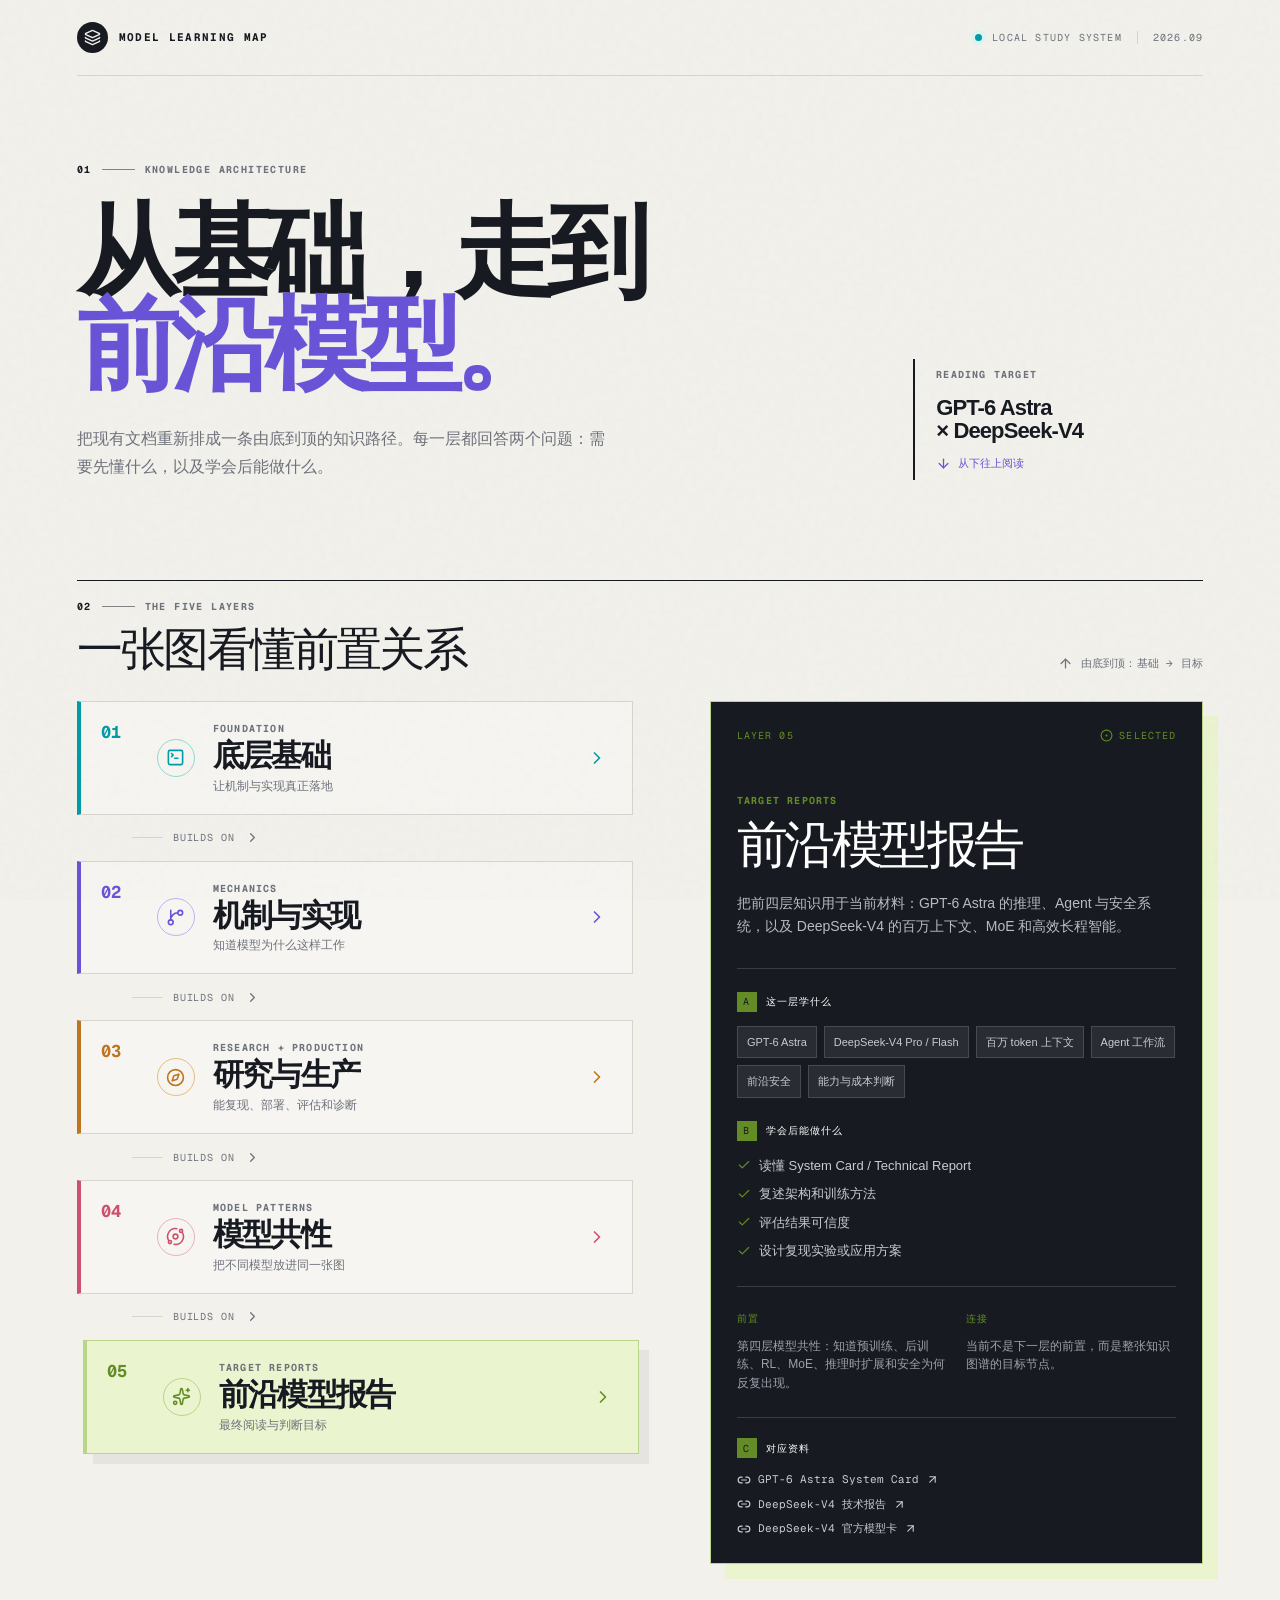
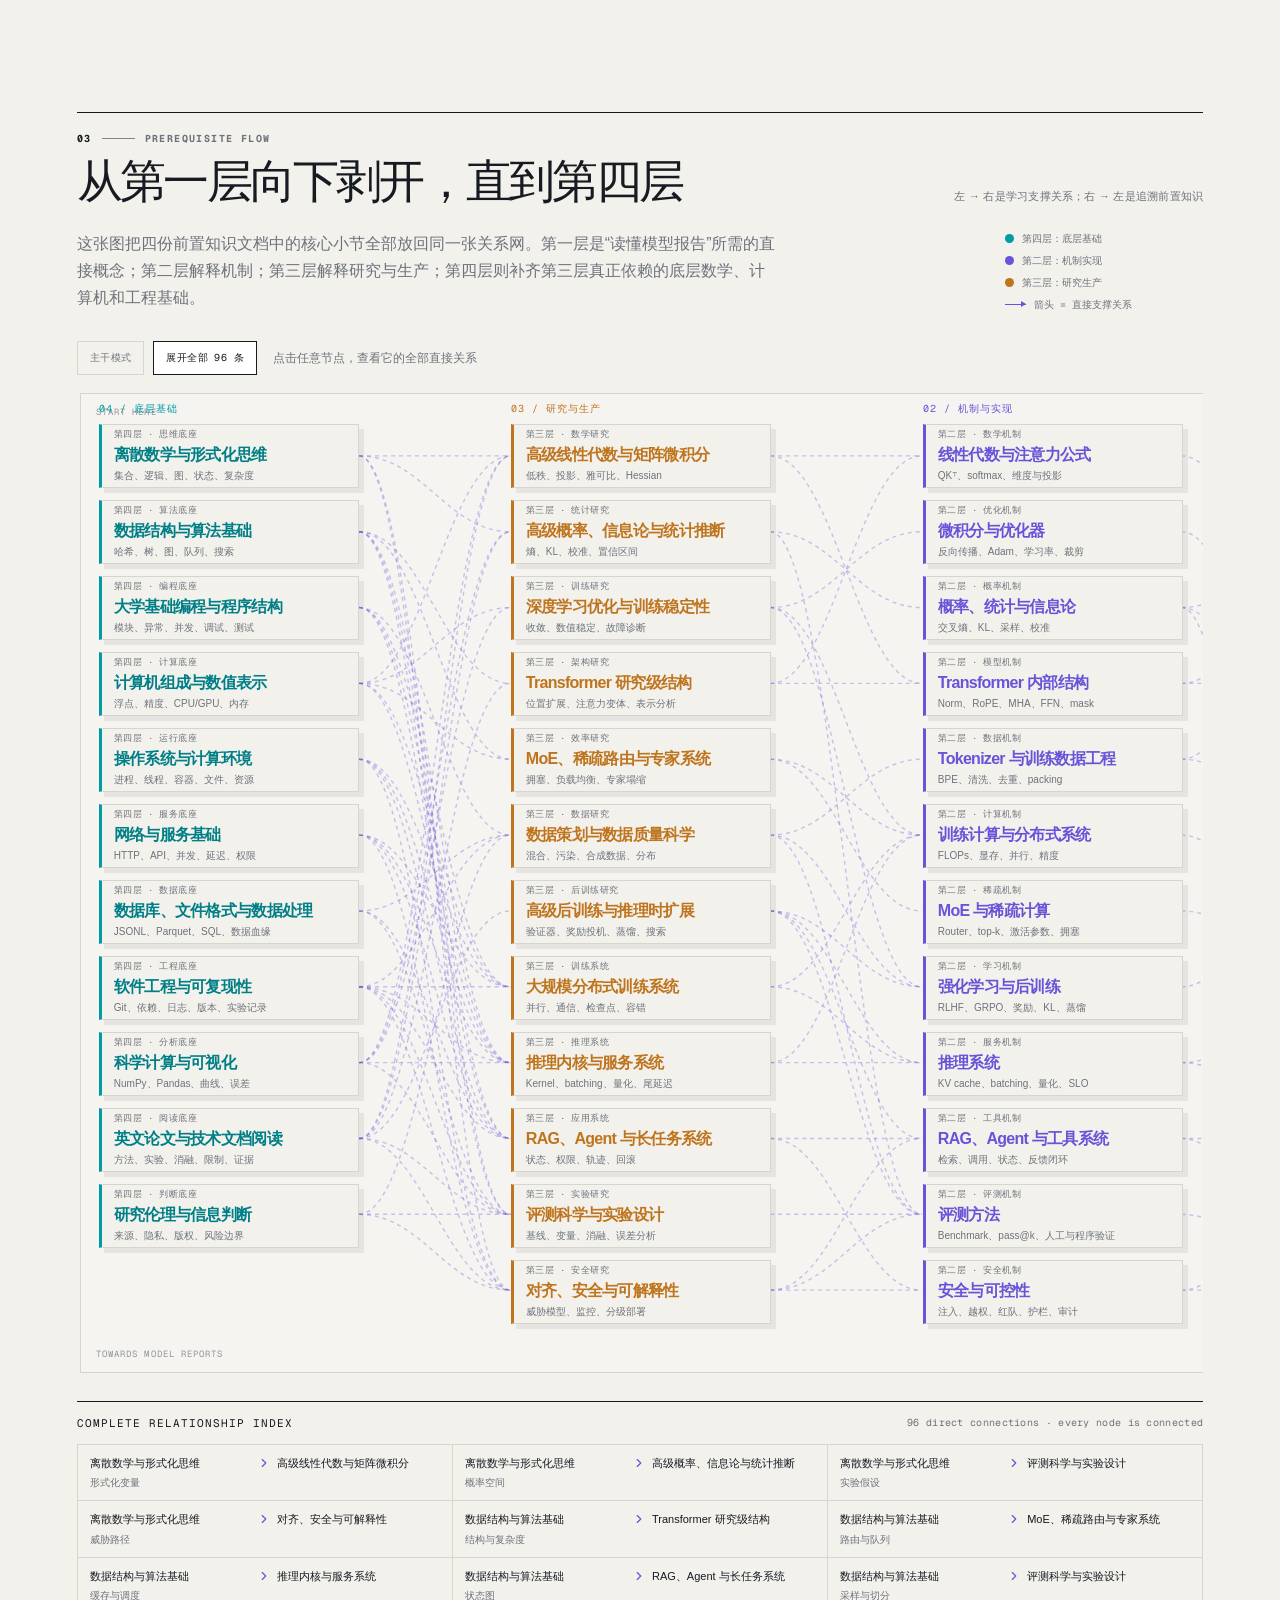
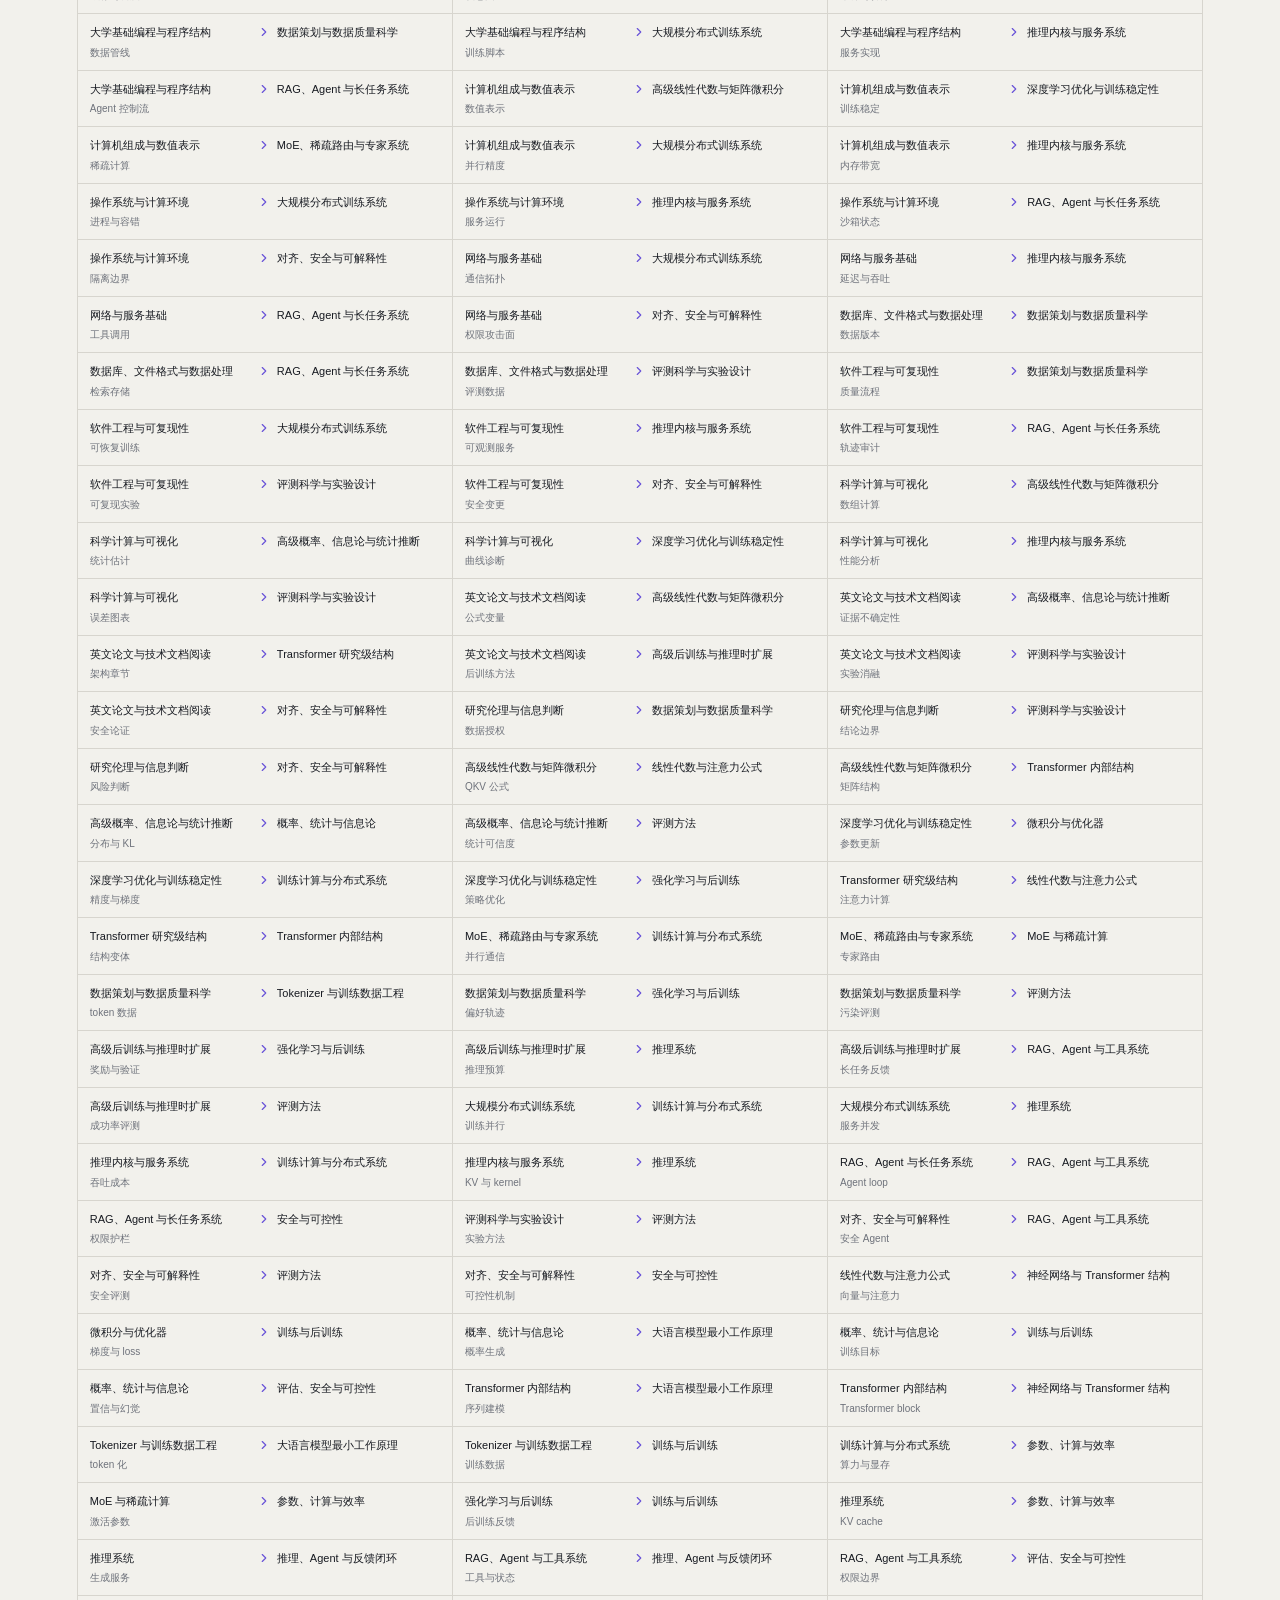
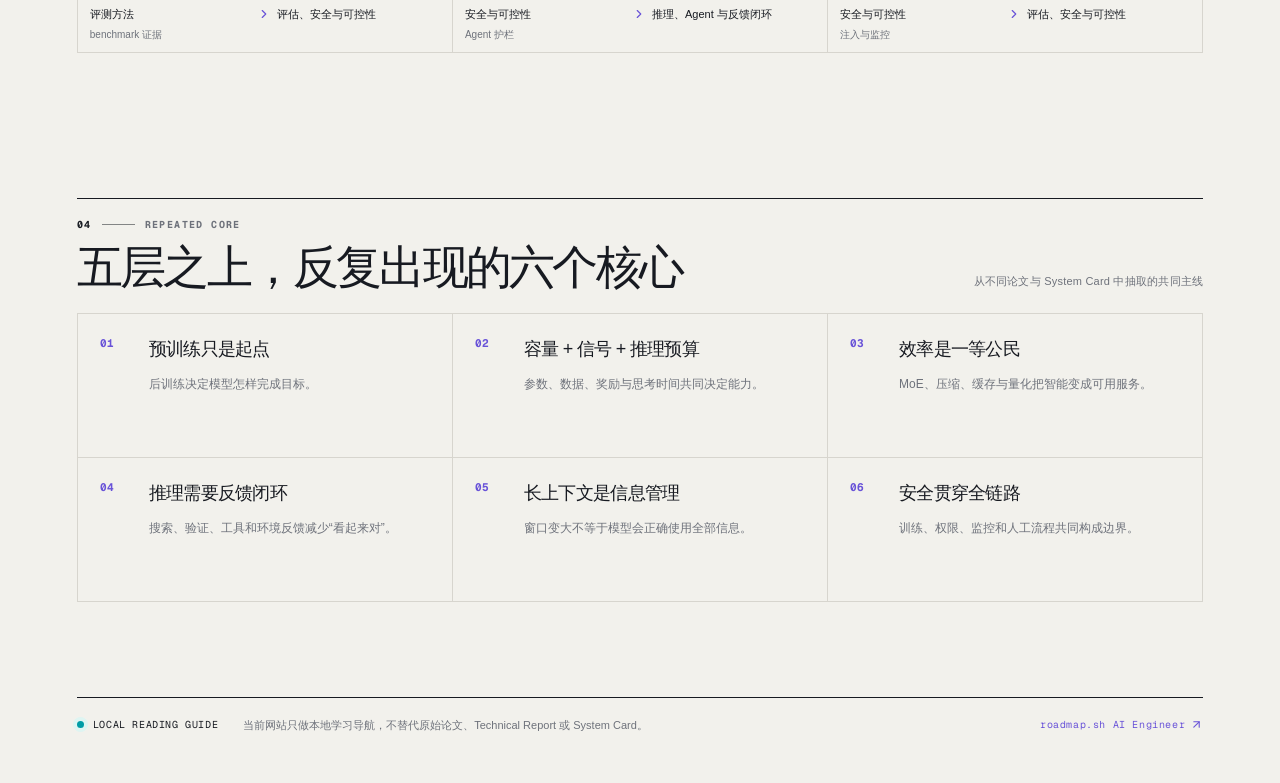
<file: index.html>
<!DOCTYPE html><html lang="zh-CN"><head><meta charSet="utf-8"/><meta name="viewport" content="width=device-width, initial-scale=1"/><link rel="stylesheet" href="/_next/static/css/index.DIXsjpUd.css" data-rsc-css-href="/_next/static/css/index.DIXsjpUd.css" data-precedence="vite-rsc/importer-resources"/><link rel="modulepreload" fetchPriority="low" href="/_next/static/chunks/index-cQYGNcr_.js"/><script src="/_next/static/chunks/rolldown-runtime-C60lm6uB.js" type="module" async=""></script><script src="/_next/static/chunks/framework-D_rUT4EX.js" type="module" async=""></script><link rel="modulepreload" href="/_next/static/chunks/layout-segment-context-BHOqbvHP.js" crossorigin=""/><link rel="modulepreload" href="/_next/static/chunks/page-B7Vjs6_e.js" crossorigin=""/><title>模型学习五层图谱</title><meta name="description" content="从底层基础到 GPT-6 Astra 与 DeepSeek-V4 的结构化学习路径。"/><script>Object.assign(((self[Symbol.for("vinext.navigationRuntime")]??={bootstrap:{routeManifest:null},functions:{}}).bootstrap.rsc??={rsc:[]}),{params:{},nav:{"pathname":"/","searchParams":[]}})</script><link rel="modulepreload" href="/_next/static/chunks/index-cQYGNcr_.js" />
<link rel="stylesheet" href="https://fonts.googleapis.com/css2?family=Geist&amp;display=swap" />
<link rel="stylesheet" href="https://fonts.googleapis.com/css2?family=Geist+Mono&amp;display=swap" />
<style data-vinext-fonts>.__font_geist_0u8s7r6 { font-family: 'Geist'; font-style: normal; }

.__variable_geist_0u8s7r6 { --font-geist-sans: 'Geist'; }

.__font_geist_mono_0fdimb7 { font-family: 'Geist Mono'; font-style: normal; }

.__variable_geist_mono_0fdimb7 { --font-geist-mono: 'Geist Mono'; }
</style>
</head><body class="__variable_geist_0u8s7r6 __variable_geist_mono_0fdimb7 antialiased"><main class="site-shell"><div class="grain" aria-hidden="true"></div><header class="topbar"><a class="brand" href="#map"><span class="brand-mark"><svg xmlns="http://www.w3.org/2000/svg" width="17" height="17" viewBox="0 0 24 24" fill="none" stroke="currentColor" stroke-width="2" stroke-linecap="round" stroke-linejoin="round" class="lucide lucide-layers" aria-hidden="true"><path d="M12.83 2.18a2 2 0 0 0-1.66 0L2.6 6.08a1 1 0 0 0 0 1.83l8.58 3.91a2 2 0 0 0 1.66 0l8.58-3.9a1 1 0 0 0 0-1.83z"></path><path d="M2 12a1 1 0 0 0 .58.91l8.6 3.91a2 2 0 0 0 1.65 0l8.58-3.9A1 1 0 0 0 22 12"></path><path d="M2 17a1 1 0 0 0 .58.91l8.6 3.91a2 2 0 0 0 1.65 0l8.58-3.9A1 1 0 0 0 22 17"></path></svg></span><span>MODEL LEARNING MAP</span></a><div class="topbar-meta"><span class="live-dot"></span> LOCAL STUDY SYSTEM <span class="meta-divider"></span> 2026.09</div></header><section class="intro" id="map"><div class="eyebrow"><span>01</span><span class="eyebrow-rule"></span><span>KNOWLEDGE ARCHITECTURE</span></div><div class="intro-grid"><div><h1>从基础，走到<br/><em>前沿模型。</em></h1><p class="intro-copy">把现有文档重新排成一条由底到顶的知识路径。每一层都回答两个问题：需要先懂什么，以及学会后能做什么。</p></div><div class="intro-note"><span class="note-label">READING TARGET</span><strong>GPT-6 Astra<br/>× DeepSeek-V4</strong><span class="note-arrow"><svg xmlns="http://www.w3.org/2000/svg" width="15" height="15" viewBox="0 0 24 24" fill="none" stroke="currentColor" stroke-width="2" stroke-linecap="round" stroke-linejoin="round" class="lucide lucide-arrow-down" aria-hidden="true"><path d="M12 5v14"></path><path d="m19 12-7 7-7-7"></path></svg> 从下往上阅读</span></div></div></section><section class="map-section" aria-labelledby="map-title"><div class="section-heading"><div><div class="eyebrow"><span>02</span><span class="eyebrow-rule"></span><span>THE FIVE LAYERS</span></div><h2 id="map-title">一张图看懂前置关系</h2></div><div class="direction-label"><svg xmlns="http://www.w3.org/2000/svg" width="15" height="15" viewBox="0 0 24 24" fill="none" stroke="currentColor" stroke-width="2" stroke-linecap="round" stroke-linejoin="round" class="lucide lucide-arrow-up" aria-hidden="true"><path d="m5 12 7-7 7 7"></path><path d="M12 19V5"></path></svg> 由底到顶：基础 → 目标</div></div><div class="map-layout"><div class="layer-stack"><div class="layer-row"><button class="layer-card " style="--layer-line:var(--cyan);--layer-soft:var(--cyan-soft);--layer-border:var(--cyan-border)" aria-pressed="false"><span class="layer-number">0<!-- -->1</span><span class="layer-icon"><svg xmlns="http://www.w3.org/2000/svg" width="19" height="19" viewBox="0 0 24 24" fill="none" stroke="currentColor" stroke-width="2" stroke-linecap="round" stroke-linejoin="round" class="lucide lucide-square-terminal" aria-hidden="true"><path d="m7 11 2-2-2-2"></path><path d="M11 13h4"></path><rect width="18" height="18" x="3" y="3" rx="2" ry="2"></rect></svg></span><span class="layer-card-copy"><span class="layer-kicker">FOUNDATION</span><span class="layer-title">底层基础</span><span class="layer-short">让机制与实现真正落地</span></span><svg xmlns="http://www.w3.org/2000/svg" width="20" height="20" viewBox="0 0 24 24" fill="none" stroke="currentColor" stroke-width="2" stroke-linecap="round" stroke-linejoin="round" class="lucide lucide-chevron-right layer-chevron" aria-hidden="true"><path d="m9 18 6-6-6-6"></path></svg></button><div class="connector" aria-hidden="true"><span class="connector-line"></span><span class="connector-label">builds on</span><svg xmlns="http://www.w3.org/2000/svg" width="15" height="15" viewBox="0 0 24 24" fill="none" stroke="currentColor" stroke-width="2" stroke-linecap="round" stroke-linejoin="round" class="lucide lucide-chevron-right" aria-hidden="true"><path d="m9 18 6-6-6-6"></path></svg></div></div><div class="layer-row"><button class="layer-card " style="--layer-line:var(--violet);--layer-soft:var(--violet-soft);--layer-border:var(--violet-border)" aria-pressed="false"><span class="layer-number">0<!-- -->2</span><span class="layer-icon"><svg xmlns="http://www.w3.org/2000/svg" width="19" height="19" viewBox="0 0 24 24" fill="none" stroke="currentColor" stroke-width="2" stroke-linecap="round" stroke-linejoin="round" class="lucide lucide-git-branch" aria-hidden="true"><path d="M15 6a9 9 0 0 0-9 9V3"></path><circle cx="18" cy="6" r="3"></circle><circle cx="6" cy="18" r="3"></circle></svg></span><span class="layer-card-copy"><span class="layer-kicker">MECHANICS</span><span class="layer-title">机制与实现</span><span class="layer-short">知道模型为什么这样工作</span></span><svg xmlns="http://www.w3.org/2000/svg" width="20" height="20" viewBox="0 0 24 24" fill="none" stroke="currentColor" stroke-width="2" stroke-linecap="round" stroke-linejoin="round" class="lucide lucide-chevron-right layer-chevron" aria-hidden="true"><path d="m9 18 6-6-6-6"></path></svg></button><div class="connector" aria-hidden="true"><span class="connector-line"></span><span class="connector-label">builds on</span><svg xmlns="http://www.w3.org/2000/svg" width="15" height="15" viewBox="0 0 24 24" fill="none" stroke="currentColor" stroke-width="2" stroke-linecap="round" stroke-linejoin="round" class="lucide lucide-chevron-right" aria-hidden="true"><path d="m9 18 6-6-6-6"></path></svg></div></div><div class="layer-row"><button class="layer-card " style="--layer-line:var(--amber);--layer-soft:var(--amber-soft);--layer-border:var(--amber-border)" aria-pressed="false"><span class="layer-number">0<!-- -->3</span><span class="layer-icon"><svg xmlns="http://www.w3.org/2000/svg" width="19" height="19" viewBox="0 0 24 24" fill="none" stroke="currentColor" stroke-width="2" stroke-linecap="round" stroke-linejoin="round" class="lucide lucide-compass" aria-hidden="true"><circle cx="12" cy="12" r="10"></circle><path d="m16.24 7.76-1.804 5.411a2 2 0 0 1-1.265 1.265L7.76 16.24l1.804-5.411a2 2 0 0 1 1.265-1.265z"></path></svg></span><span class="layer-card-copy"><span class="layer-kicker">RESEARCH + PRODUCTION</span><span class="layer-title">研究与生产</span><span class="layer-short">能复现、部署、评估和诊断</span></span><svg xmlns="http://www.w3.org/2000/svg" width="20" height="20" viewBox="0 0 24 24" fill="none" stroke="currentColor" stroke-width="2" stroke-linecap="round" stroke-linejoin="round" class="lucide lucide-chevron-right layer-chevron" aria-hidden="true"><path d="m9 18 6-6-6-6"></path></svg></button><div class="connector" aria-hidden="true"><span class="connector-line"></span><span class="connector-label">builds on</span><svg xmlns="http://www.w3.org/2000/svg" width="15" height="15" viewBox="0 0 24 24" fill="none" stroke="currentColor" stroke-width="2" stroke-linecap="round" stroke-linejoin="round" class="lucide lucide-chevron-right" aria-hidden="true"><path d="m9 18 6-6-6-6"></path></svg></div></div><div class="layer-row"><button class="layer-card " style="--layer-line:var(--rose);--layer-soft:var(--rose-soft);--layer-border:var(--rose-border)" aria-pressed="false"><span class="layer-number">0<!-- -->4</span><span class="layer-icon"><svg xmlns="http://www.w3.org/2000/svg" width="19" height="19" viewBox="0 0 24 24" fill="none" stroke="currentColor" stroke-width="2" stroke-linecap="round" stroke-linejoin="round" class="lucide lucide-orbit" aria-hidden="true"><path d="M20.341 6.484A10 10 0 0 1 10.266 21.85"></path><path d="M3.659 17.516A10 10 0 0 1 13.74 2.152"></path><circle cx="12" cy="12" r="3"></circle><circle cx="19" cy="5" r="2"></circle><circle cx="5" cy="19" r="2"></circle></svg></span><span class="layer-card-copy"><span class="layer-kicker">MODEL PATTERNS</span><span class="layer-title">模型共性</span><span class="layer-short">把不同模型放进同一张图</span></span><svg xmlns="http://www.w3.org/2000/svg" width="20" height="20" viewBox="0 0 24 24" fill="none" stroke="currentColor" stroke-width="2" stroke-linecap="round" stroke-linejoin="round" class="lucide lucide-chevron-right layer-chevron" aria-hidden="true"><path d="m9 18 6-6-6-6"></path></svg></button><div class="connector" aria-hidden="true"><span class="connector-line"></span><span class="connector-label">builds on</span><svg xmlns="http://www.w3.org/2000/svg" width="15" height="15" viewBox="0 0 24 24" fill="none" stroke="currentColor" stroke-width="2" stroke-linecap="round" stroke-linejoin="round" class="lucide lucide-chevron-right" aria-hidden="true"><path d="m9 18 6-6-6-6"></path></svg></div></div><div class="layer-row"><button class="layer-card is-selected" style="--layer-line:var(--lime);--layer-soft:var(--lime-soft);--layer-border:var(--lime-border)" aria-pressed="true"><span class="layer-number">0<!-- -->5</span><span class="layer-icon"><svg xmlns="http://www.w3.org/2000/svg" width="19" height="19" viewBox="0 0 24 24" fill="none" stroke="currentColor" stroke-width="2" stroke-linecap="round" stroke-linejoin="round" class="lucide lucide-sparkles" aria-hidden="true"><path d="M11.017 2.814a1 1 0 0 1 1.966 0l1.051 5.558a2 2 0 0 0 1.594 1.594l5.558 1.051a1 1 0 0 1 0 1.966l-5.558 1.051a2 2 0 0 0-1.594 1.594l-1.051 5.558a1 1 0 0 1-1.966 0l-1.051-5.558a2 2 0 0 0-1.594-1.594l-5.558-1.051a1 1 0 0 1 0-1.966l5.558-1.051a2 2 0 0 0 1.594-1.594z"></path><path d="M20 2v4"></path><path d="M22 4h-4"></path><circle cx="4" cy="20" r="2"></circle></svg></span><span class="layer-card-copy"><span class="layer-kicker">TARGET REPORTS</span><span class="layer-title">前沿模型报告</span><span class="layer-short">最终阅读与判断目标</span></span><svg xmlns="http://www.w3.org/2000/svg" width="20" height="20" viewBox="0 0 24 24" fill="none" stroke="currentColor" stroke-width="2" stroke-linecap="round" stroke-linejoin="round" class="lucide lucide-chevron-right layer-chevron" aria-hidden="true"><path d="m9 18 6-6-6-6"></path></svg></button></div></div><aside class="detail-panel" style="--detail-line:var(--lime);--detail-soft:var(--lime-soft);--detail-border:var(--lime-border)"><div class="detail-topline"><span class="detail-index">LAYER 0<!-- -->5</span><span class="detail-status"><svg xmlns="http://www.w3.org/2000/svg" width="13" height="13" viewBox="0 0 24 24" fill="none" stroke="currentColor" stroke-width="2" stroke-linecap="round" stroke-linejoin="round" class="lucide lucide-circle-dot" aria-hidden="true"><circle cx="12" cy="12" r="10"></circle><circle cx="12" cy="12" r="1"></circle></svg> SELECTED</span></div><div class="detail-title-wrap"><span class="detail-kicker">TARGET REPORTS</span><h3>前沿模型报告</h3><p>把前四层知识用于当前材料：GPT-6 Astra 的推理、Agent 与安全系统，以及 DeepSeek-V4 的百万上下文、MoE 和高效长程智能。</p></div><div class="detail-block"><div class="block-label"><span class="block-index">A</span> 这一层学什么</div><div class="topic-list"><span class="topic-chip">GPT-6 Astra</span><span class="topic-chip">DeepSeek-V4 Pro / Flash</span><span class="topic-chip">百万 token 上下文</span><span class="topic-chip">Agent 工作流</span><span class="topic-chip">前沿安全</span><span class="topic-chip">能力与成本判断</span></div></div><div class="detail-block"><div class="block-label"><span class="block-index">B</span> 学会后能做什么</div><ul class="output-list"><li><svg xmlns="http://www.w3.org/2000/svg" width="14" height="14" viewBox="0 0 24 24" fill="none" stroke="currentColor" stroke-width="2" stroke-linecap="round" stroke-linejoin="round" class="lucide lucide-check" aria-hidden="true"><path d="M20 6 9 17l-5-5"></path></svg>读懂 System Card / Technical Report</li><li><svg xmlns="http://www.w3.org/2000/svg" width="14" height="14" viewBox="0 0 24 24" fill="none" stroke="currentColor" stroke-width="2" stroke-linecap="round" stroke-linejoin="round" class="lucide lucide-check" aria-hidden="true"><path d="M20 6 9 17l-5-5"></path></svg>复述架构和训练方法</li><li><svg xmlns="http://www.w3.org/2000/svg" width="14" height="14" viewBox="0 0 24 24" fill="none" stroke="currentColor" stroke-width="2" stroke-linecap="round" stroke-linejoin="round" class="lucide lucide-check" aria-hidden="true"><path d="M20 6 9 17l-5-5"></path></svg>评估结果可信度</li><li><svg xmlns="http://www.w3.org/2000/svg" width="14" height="14" viewBox="0 0 24 24" fill="none" stroke="currentColor" stroke-width="2" stroke-linecap="round" stroke-linejoin="round" class="lucide lucide-check" aria-hidden="true"><path d="M20 6 9 17l-5-5"></path></svg>设计复现实验或应用方案</li></ul></div><div class="detail-flow"><div><span>前置</span><p>第四层模型共性：知道预训练、后训练、RL、MoE、推理时扩展和安全为何反复出现。</p></div><div><span>连接</span><p>当前不是下一层的前置，而是整张知识图谱的目标节点。</p></div></div><div class="source-block"><div class="block-label"><span class="block-index">C</span> 对应资料</div><div class="source-list"><a href="https://deploymentsafety.openai.com/gpt-6-astra/gpt-6-astra.pdf" target="_blank" rel="noreferrer"><svg xmlns="http://www.w3.org/2000/svg" width="14" height="14" viewBox="0 0 24 24" fill="none" stroke="currentColor" stroke-width="2" stroke-linecap="round" stroke-linejoin="round" class="lucide lucide-link2 lucide-link-2" aria-hidden="true"><path d="M9 17H7A5 5 0 0 1 7 7h2"></path><path d="M15 7h2a5 5 0 1 1 0 10h-2"></path><line x1="8" x2="16" y1="12" y2="12"></line></svg>GPT-6 Astra System Card<svg xmlns="http://www.w3.org/2000/svg" width="13" height="13" viewBox="0 0 24 24" fill="none" stroke="currentColor" stroke-width="2" stroke-linecap="round" stroke-linejoin="round" class="lucide lucide-arrow-up-right" aria-hidden="true"><path d="M7 7h10v10"></path><path d="M7 17 17 7"></path></svg></a><a href="https://arxiv.org/abs/2606.19348" target="_blank" rel="noreferrer"><svg xmlns="http://www.w3.org/2000/svg" width="14" height="14" viewBox="0 0 24 24" fill="none" stroke="currentColor" stroke-width="2" stroke-linecap="round" stroke-linejoin="round" class="lucide lucide-link2 lucide-link-2" aria-hidden="true"><path d="M9 17H7A5 5 0 0 1 7 7h2"></path><path d="M15 7h2a5 5 0 1 1 0 10h-2"></path><line x1="8" x2="16" y1="12" y2="12"></line></svg>DeepSeek-V4 技术报告<svg xmlns="http://www.w3.org/2000/svg" width="13" height="13" viewBox="0 0 24 24" fill="none" stroke="currentColor" stroke-width="2" stroke-linecap="round" stroke-linejoin="round" class="lucide lucide-arrow-up-right" aria-hidden="true"><path d="M7 7h10v10"></path><path d="M7 17 17 7"></path></svg></a><a href="https://huggingface.co/deepseek-ai/DeepSeek-V4-Pro" target="_blank" rel="noreferrer"><svg xmlns="http://www.w3.org/2000/svg" width="14" height="14" viewBox="0 0 24 24" fill="none" stroke="currentColor" stroke-width="2" stroke-linecap="round" stroke-linejoin="round" class="lucide lucide-link2 lucide-link-2" aria-hidden="true"><path d="M9 17H7A5 5 0 0 1 7 7h2"></path><path d="M15 7h2a5 5 0 1 1 0 10h-2"></path><line x1="8" x2="16" y1="12" y2="12"></line></svg>DeepSeek-V4 官方模型卡<svg xmlns="http://www.w3.org/2000/svg" width="13" height="13" viewBox="0 0 24 24" fill="none" stroke="currentColor" stroke-width="2" stroke-linecap="round" stroke-linejoin="round" class="lucide lucide-arrow-up-right" aria-hidden="true"><path d="M7 7h10v10"></path><path d="M7 17 17 7"></path></svg></a></div></div></aside></div></section><section class="flow-section" aria-labelledby="flow-title"><div class="section-heading"><div><div class="eyebrow"><span>03</span><span class="eyebrow-rule"></span><span>PREREQUISITE FLOW</span></div><h2 id="flow-title">从第一层向下剥开，直到第四层</h2></div><p class="section-aside">左 → 右是学习支撑关系；右 → 左是追溯前置知识</p></div><div class="flow-intro"><p>这张图把四份前置知识文档中的核心小节全部放回同一张关系网。第一层是“读懂模型报告”所需的直接概念；第二层解释机制；第三层解释研究与生产；第四层则补齐第三层真正依赖的底层数学、计算机和工程基础。</p><div class="flow-legend"><span><i class="legend-dot foundation"></i>第四层：底层基础</span><span><i class="legend-dot mechanism"></i>第二层：机制实现</span><span><i class="legend-dot research"></i>第三层：研究生产</span><span><i class="legend-arrow"></i>箭头 = 直接支撑关系</span></div></div><div class="flow-controls"><button type="button" class="">主干模式</button><button type="button" class="active">展开全部 <!-- -->96<!-- --> 条</button><span>点击任意节点，查看它的全部直接关系</span></div><div class="flow-scroll" role="img" aria-label="四层人工智能模型学习前置关系流程图"><div class="flow-board full-flow-board"><div class="flow-band-label layer-four-label" style="left:18px">04 / 底层基础</div><div class="flow-band-label layer-three-label" style="left:430px">03 / 研究与生产</div><div class="flow-band-label layer-two-label" style="left:842px">02 / 机制与实现</div><div class="flow-band-label layer-one-label" style="left:1254px">01 / 直接读报告</div><svg class="flow-lines" viewBox="0 0 1530 980" aria-hidden="true"><defs><marker id="full-flow-arrow" markerWidth="8" markerHeight="8" refX="7" refY="4" orient="auto"><path d="M0 0 L8 4 L0 8 Z" fill="var(--violet)"></path></marker></defs><path class="is-visible " d="M 278 62 C 341.84 62, 366.16 62, 430 62" marker-end="url(#full-flow-arrow)"></path><path class="is-visible " d="M 278 62 C 341.84 62, 366.16 138, 430 138" marker-end="url(#full-flow-arrow)"></path><path class="is-visible " d="M 278 62 C 341.84 62, 366.16 822, 430 822" marker-end="url(#full-flow-arrow)"></path><path class="is-visible " d="M 278 62 C 341.84 62, 366.16 898, 430 898" marker-end="url(#full-flow-arrow)"></path><path class="is-visible " d="M 278 138 C 341.84 138, 366.16 290, 430 290" marker-end="url(#full-flow-arrow)"></path><path class="is-visible " d="M 278 138 C 341.84 138, 366.16 366, 430 366" marker-end="url(#full-flow-arrow)"></path><path class="is-visible " d="M 278 138 C 341.84 138, 366.16 670, 430 670" marker-end="url(#full-flow-arrow)"></path><path class="is-visible " d="M 278 138 C 341.84 138, 366.16 746, 430 746" marker-end="url(#full-flow-arrow)"></path><path class="is-visible " d="M 278 138 C 341.84 138, 366.16 822, 430 822" marker-end="url(#full-flow-arrow)"></path><path class="is-visible " d="M 278 214 C 341.84 214, 366.16 442, 430 442" marker-end="url(#full-flow-arrow)"></path><path class="is-visible " d="M 278 214 C 341.84 214, 366.16 594, 430 594" marker-end="url(#full-flow-arrow)"></path><path class="is-visible " d="M 278 214 C 341.84 214, 366.16 670, 430 670" marker-end="url(#full-flow-arrow)"></path><path class="is-visible " d="M 278 214 C 341.84 214, 366.16 746, 430 746" marker-end="url(#full-flow-arrow)"></path><path class="is-visible " d="M 278 290 C 341.84 290, 366.16 62, 430 62" marker-end="url(#full-flow-arrow)"></path><path class="is-visible " d="M 278 290 C 341.84 290, 366.16 214, 430 214" marker-end="url(#full-flow-arrow)"></path><path class="is-visible " d="M 278 290 C 341.84 290, 366.16 366, 430 366" marker-end="url(#full-flow-arrow)"></path><path class="is-visible " d="M 278 290 C 341.84 290, 366.16 594, 430 594" marker-end="url(#full-flow-arrow)"></path><path class="is-visible " d="M 278 290 C 341.84 290, 366.16 670, 430 670" marker-end="url(#full-flow-arrow)"></path><path class="is-visible " d="M 278 366 C 341.84 366, 366.16 594, 430 594" marker-end="url(#full-flow-arrow)"></path><path class="is-visible " d="M 278 366 C 341.84 366, 366.16 670, 430 670" marker-end="url(#full-flow-arrow)"></path><path class="is-visible " d="M 278 366 C 341.84 366, 366.16 746, 430 746" marker-end="url(#full-flow-arrow)"></path><path class="is-visible " d="M 278 366 C 341.84 366, 366.16 898, 430 898" marker-end="url(#full-flow-arrow)"></path><path class="is-visible " d="M 278 442 C 341.84 442, 366.16 594, 430 594" marker-end="url(#full-flow-arrow)"></path><path class="is-visible " d="M 278 442 C 341.84 442, 366.16 670, 430 670" marker-end="url(#full-flow-arrow)"></path><path class="is-visible " d="M 278 442 C 341.84 442, 366.16 746, 430 746" marker-end="url(#full-flow-arrow)"></path><path class="is-visible " d="M 278 442 C 341.84 442, 366.16 898, 430 898" marker-end="url(#full-flow-arrow)"></path><path class="is-visible " d="M 278 518 C 341.84 518, 366.16 442, 430 442" marker-end="url(#full-flow-arrow)"></path><path class="is-visible " d="M 278 518 C 341.84 518, 366.16 746, 430 746" marker-end="url(#full-flow-arrow)"></path><path class="is-visible " d="M 278 518 C 341.84 518, 366.16 822, 430 822" marker-end="url(#full-flow-arrow)"></path><path class="is-visible " d="M 278 594 C 341.84 594, 366.16 442, 430 442" marker-end="url(#full-flow-arrow)"></path><path class="is-visible " d="M 278 594 C 341.84 594, 366.16 594, 430 594" marker-end="url(#full-flow-arrow)"></path><path class="is-visible " d="M 278 594 C 341.84 594, 366.16 670, 430 670" marker-end="url(#full-flow-arrow)"></path><path class="is-visible " d="M 278 594 C 341.84 594, 366.16 746, 430 746" marker-end="url(#full-flow-arrow)"></path><path class="is-visible " d="M 278 594 C 341.84 594, 366.16 822, 430 822" marker-end="url(#full-flow-arrow)"></path><path class="is-visible " d="M 278 594 C 341.84 594, 366.16 898, 430 898" marker-end="url(#full-flow-arrow)"></path><path class="is-visible " d="M 278 670 C 341.84 670, 366.16 62, 430 62" marker-end="url(#full-flow-arrow)"></path><path class="is-visible " d="M 278 670 C 341.84 670, 366.16 138, 430 138" marker-end="url(#full-flow-arrow)"></path><path class="is-visible " d="M 278 670 C 341.84 670, 366.16 214, 430 214" marker-end="url(#full-flow-arrow)"></path><path class="is-visible " d="M 278 670 C 341.84 670, 366.16 670, 430 670" marker-end="url(#full-flow-arrow)"></path><path class="is-visible " d="M 278 670 C 341.84 670, 366.16 822, 430 822" marker-end="url(#full-flow-arrow)"></path><path class="is-visible " d="M 278 746 C 341.84 746, 366.16 62, 430 62" marker-end="url(#full-flow-arrow)"></path><path class="is-visible " d="M 278 746 C 341.84 746, 366.16 138, 430 138" marker-end="url(#full-flow-arrow)"></path><path class="is-visible " d="M 278 746 C 341.84 746, 366.16 290, 430 290" marker-end="url(#full-flow-arrow)"></path><path class="is-visible " d="M 278 746 C 341.84 746, 366.16 518, 430 518" marker-end="url(#full-flow-arrow)"></path><path class="is-visible " d="M 278 746 C 341.84 746, 366.16 822, 430 822" marker-end="url(#full-flow-arrow)"></path><path class="is-visible " d="M 278 746 C 341.84 746, 366.16 898, 430 898" marker-end="url(#full-flow-arrow)"></path><path class="is-visible " d="M 278 822 C 341.84 822, 366.16 442, 430 442" marker-end="url(#full-flow-arrow)"></path><path class="is-visible " d="M 278 822 C 341.84 822, 366.16 822, 430 822" marker-end="url(#full-flow-arrow)"></path><path class="is-visible " d="M 278 822 C 341.84 822, 366.16 898, 430 898" marker-end="url(#full-flow-arrow)"></path><path class="is-visible " d="M 690 62 C 753.84 62, 778.16 62, 842 62" marker-end="url(#full-flow-arrow)"></path><path class="is-visible " d="M 690 62 C 753.84 62, 778.16 290, 842 290" marker-end="url(#full-flow-arrow)"></path><path class="is-visible " d="M 690 138 C 753.84 138, 778.16 214, 842 214" marker-end="url(#full-flow-arrow)"></path><path class="is-visible " d="M 690 138 C 753.84 138, 778.16 822, 842 822" marker-end="url(#full-flow-arrow)"></path><path class="is-visible " d="M 690 214 C 753.84 214, 778.16 138, 842 138" marker-end="url(#full-flow-arrow)"></path><path class="is-visible " d="M 690 214 C 753.84 214, 778.16 442, 842 442" marker-end="url(#full-flow-arrow)"></path><path class="is-visible " d="M 690 214 C 753.84 214, 778.16 594, 842 594" marker-end="url(#full-flow-arrow)"></path><path class="is-visible " d="M 690 290 C 753.84 290, 778.16 62, 842 62" marker-end="url(#full-flow-arrow)"></path><path class="is-visible " d="M 690 290 C 753.84 290, 778.16 290, 842 290" marker-end="url(#full-flow-arrow)"></path><path class="is-visible " d="M 690 366 C 753.84 366, 778.16 442, 842 442" marker-end="url(#full-flow-arrow)"></path><path class="is-visible " d="M 690 366 C 753.84 366, 778.16 518, 842 518" marker-end="url(#full-flow-arrow)"></path><path class="is-visible " d="M 690 442 C 753.84 442, 778.16 366, 842 366" marker-end="url(#full-flow-arrow)"></path><path class="is-visible " d="M 690 442 C 753.84 442, 778.16 594, 842 594" marker-end="url(#full-flow-arrow)"></path><path class="is-visible " d="M 690 442 C 753.84 442, 778.16 822, 842 822" marker-end="url(#full-flow-arrow)"></path><path class="is-visible " d="M 690 518 C 753.84 518, 778.16 594, 842 594" marker-end="url(#full-flow-arrow)"></path><path class="is-visible " d="M 690 518 C 753.84 518, 778.16 670, 842 670" marker-end="url(#full-flow-arrow)"></path><path class="is-visible " d="M 690 518 C 753.84 518, 778.16 746, 842 746" marker-end="url(#full-flow-arrow)"></path><path class="is-visible " d="M 690 518 C 753.84 518, 778.16 822, 842 822" marker-end="url(#full-flow-arrow)"></path><path class="is-visible " d="M 690 594 C 753.84 594, 778.16 442, 842 442" marker-end="url(#full-flow-arrow)"></path><path class="is-visible " d="M 690 594 C 753.84 594, 778.16 670, 842 670" marker-end="url(#full-flow-arrow)"></path><path class="is-visible " d="M 690 670 C 753.84 670, 778.16 442, 842 442" marker-end="url(#full-flow-arrow)"></path><path class="is-visible " d="M 690 670 C 753.84 670, 778.16 670, 842 670" marker-end="url(#full-flow-arrow)"></path><path class="is-visible " d="M 690 746 C 753.84 746, 778.16 746, 842 746" marker-end="url(#full-flow-arrow)"></path><path class="is-visible " d="M 690 746 C 753.84 746, 778.16 898, 842 898" marker-end="url(#full-flow-arrow)"></path><path class="is-visible " d="M 690 822 C 753.84 822, 778.16 822, 842 822" marker-end="url(#full-flow-arrow)"></path><path class="is-visible " d="M 690 898 C 753.84 898, 778.16 746, 842 746" marker-end="url(#full-flow-arrow)"></path><path class="is-visible " d="M 690 898 C 753.84 898, 778.16 822, 842 822" marker-end="url(#full-flow-arrow)"></path><path class="is-visible " d="M 690 898 C 753.84 898, 778.16 898, 842 898" marker-end="url(#full-flow-arrow)"></path><path class="is-visible " d="M 1102 62 C 1165.84 62, 1190.16 290, 1254 290" marker-end="url(#full-flow-arrow)"></path><path class="is-visible " d="M 1102 138 C 1165.84 138, 1190.16 442, 1254 442" marker-end="url(#full-flow-arrow)"></path><path class="is-visible " d="M 1102 214 C 1165.84 214, 1190.16 138, 1254 138" marker-end="url(#full-flow-arrow)"></path><path class="is-visible " d="M 1102 214 C 1165.84 214, 1190.16 442, 1254 442" marker-end="url(#full-flow-arrow)"></path><path class="is-visible " d="M 1102 214 C 1165.84 214, 1190.16 898, 1254 898" marker-end="url(#full-flow-arrow)"></path><path class="is-visible " d="M 1102 290 C 1165.84 290, 1190.16 138, 1254 138" marker-end="url(#full-flow-arrow)"></path><path class="is-visible " d="M 1102 290 C 1165.84 290, 1190.16 290, 1254 290" marker-end="url(#full-flow-arrow)"></path><path class="is-visible " d="M 1102 366 C 1165.84 366, 1190.16 138, 1254 138" marker-end="url(#full-flow-arrow)"></path><path class="is-visible " d="M 1102 366 C 1165.84 366, 1190.16 442, 1254 442" marker-end="url(#full-flow-arrow)"></path><path class="is-visible " d="M 1102 442 C 1165.84 442, 1190.16 594, 1254 594" marker-end="url(#full-flow-arrow)"></path><path class="is-visible " d="M 1102 518 C 1165.84 518, 1190.16 594, 1254 594" marker-end="url(#full-flow-arrow)"></path><path class="is-visible " d="M 1102 594 C 1165.84 594, 1190.16 442, 1254 442" marker-end="url(#full-flow-arrow)"></path><path class="is-visible " d="M 1102 670 C 1165.84 670, 1190.16 594, 1254 594" marker-end="url(#full-flow-arrow)"></path><path class="is-visible " d="M 1102 670 C 1165.84 670, 1190.16 746, 1254 746" marker-end="url(#full-flow-arrow)"></path><path class="is-visible " d="M 1102 746 C 1165.84 746, 1190.16 746, 1254 746" marker-end="url(#full-flow-arrow)"></path><path class="is-visible " d="M 1102 746 C 1165.84 746, 1190.16 898, 1254 898" marker-end="url(#full-flow-arrow)"></path><path class="is-visible " d="M 1102 822 C 1165.84 822, 1190.16 898, 1254 898" marker-end="url(#full-flow-arrow)"></path><path class="is-visible " d="M 1102 898 C 1165.84 898, 1190.16 746, 1254 746" marker-end="url(#full-flow-arrow)"></path><path class="is-visible " d="M 1102 898 C 1165.84 898, 1190.16 898, 1254 898" marker-end="url(#full-flow-arrow)"></path></svg><button type="button" class="flow-node full-flow-node  " data-layer="four" style="left:18px;top:30px" aria-pressed="false"><span>第四层 · 思维底座</span><strong>离散数学与形式化思维</strong><small>集合、逻辑、图、状态、复杂度</small></button><button type="button" class="flow-node full-flow-node  " data-layer="four" style="left:18px;top:106px" aria-pressed="false"><span>第四层 · 算法底座</span><strong>数据结构与算法基础</strong><small>哈希、树、图、队列、搜索</small></button><button type="button" class="flow-node full-flow-node  " data-layer="four" style="left:18px;top:182px" aria-pressed="false"><span>第四层 · 编程底座</span><strong>大学基础编程与程序结构</strong><small>模块、异常、并发、调试、测试</small></button><button type="button" class="flow-node full-flow-node  " data-layer="four" style="left:18px;top:258px" aria-pressed="false"><span>第四层 · 计算底座</span><strong>计算机组成与数值表示</strong><small>浮点、精度、CPU/GPU、内存</small></button><button type="button" class="flow-node full-flow-node  " data-layer="four" style="left:18px;top:334px" aria-pressed="false"><span>第四层 · 运行底座</span><strong>操作系统与计算环境</strong><small>进程、线程、容器、文件、资源</small></button><button type="button" class="flow-node full-flow-node  " data-layer="four" style="left:18px;top:410px" aria-pressed="false"><span>第四层 · 服务底座</span><strong>网络与服务基础</strong><small>HTTP、API、并发、延迟、权限</small></button><button type="button" class="flow-node full-flow-node  " data-layer="four" style="left:18px;top:486px" aria-pressed="false"><span>第四层 · 数据底座</span><strong>数据库、文件格式与数据处理</strong><small>JSONL、Parquet、SQL、数据血缘</small></button><button type="button" class="flow-node full-flow-node  " data-layer="four" style="left:18px;top:562px" aria-pressed="false"><span>第四层 · 工程底座</span><strong>软件工程与可复现性</strong><small>Git、依赖、日志、版本、实验记录</small></button><button type="button" class="flow-node full-flow-node  " data-layer="four" style="left:18px;top:638px" aria-pressed="false"><span>第四层 · 分析底座</span><strong>科学计算与可视化</strong><small>NumPy、Pandas、曲线、误差</small></button><button type="button" class="flow-node full-flow-node  " data-layer="four" style="left:18px;top:714px" aria-pressed="false"><span>第四层 · 阅读底座</span><strong>英文论文与技术文档阅读</strong><small>方法、实验、消融、限制、证据</small></button><button type="button" class="flow-node full-flow-node  " data-layer="four" style="left:18px;top:790px" aria-pressed="false"><span>第四层 · 判断底座</span><strong>研究伦理与信息判断</strong><small>来源、隐私、版权、风险边界</small></button><button type="button" class="flow-node full-flow-node  " data-layer="three" style="left:430px;top:30px" aria-pressed="false"><span>第三层 · 数学研究</span><strong>高级线性代数与矩阵微积分</strong><small>低秩、投影、雅可比、Hessian</small></button><button type="button" class="flow-node full-flow-node  " data-layer="three" style="left:430px;top:106px" aria-pressed="false"><span>第三层 · 统计研究</span><strong>高级概率、信息论与统计推断</strong><small>熵、KL、校准、置信区间</small></button><button type="button" class="flow-node full-flow-node  " data-layer="three" style="left:430px;top:182px" aria-pressed="false"><span>第三层 · 训练研究</span><strong>深度学习优化与训练稳定性</strong><small>收敛、数值稳定、故障诊断</small></button><button type="button" class="flow-node full-flow-node  " data-layer="three" style="left:430px;top:258px" aria-pressed="false"><span>第三层 · 架构研究</span><strong>Transformer 研究级结构</strong><small>位置扩展、注意力变体、表示分析</small></button><button type="button" class="flow-node full-flow-node  " data-layer="three" style="left:430px;top:334px" aria-pressed="false"><span>第三层 · 效率研究</span><strong>MoE、稀疏路由与专家系统</strong><small>拥塞、负载均衡、专家塌缩</small></button><button type="button" class="flow-node full-flow-node  " data-layer="three" style="left:430px;top:410px" aria-pressed="false"><span>第三层 · 数据研究</span><strong>数据策划与数据质量科学</strong><small>混合、污染、合成数据、分布</small></button><button type="button" class="flow-node full-flow-node  " data-layer="three" style="left:430px;top:486px" aria-pressed="false"><span>第三层 · 后训练研究</span><strong>高级后训练与推理时扩展</strong><small>验证器、奖励投机、蒸馏、搜索</small></button><button type="button" class="flow-node full-flow-node  " data-layer="three" style="left:430px;top:562px" aria-pressed="false"><span>第三层 · 训练系统</span><strong>大规模分布式训练系统</strong><small>并行、通信、检查点、容错</small></button><button type="button" class="flow-node full-flow-node  " data-layer="three" style="left:430px;top:638px" aria-pressed="false"><span>第三层 · 推理系统</span><strong>推理内核与服务系统</strong><small>Kernel、batching、量化、尾延迟</small></button><button type="button" class="flow-node full-flow-node  " data-layer="three" style="left:430px;top:714px" aria-pressed="false"><span>第三层 · 应用系统</span><strong>RAG、Agent 与长任务系统</strong><small>状态、权限、轨迹、回滚</small></button><button type="button" class="flow-node full-flow-node  " data-layer="three" style="left:430px;top:790px" aria-pressed="false"><span>第三层 · 实验研究</span><strong>评测科学与实验设计</strong><small>基线、变量、消融、误差分析</small></button><button type="button" class="flow-node full-flow-node  " data-layer="three" style="left:430px;top:866px" aria-pressed="false"><span>第三层 · 安全研究</span><strong>对齐、安全与可解释性</strong><small>威胁模型、监控、分级部署</small></button><button type="button" class="flow-node full-flow-node  " data-layer="two" style="left:842px;top:30px" aria-pressed="false"><span>第二层 · 数学机制</span><strong>线性代数与注意力公式</strong><small>QKᵀ、softmax、维度与投影</small></button><button type="button" class="flow-node full-flow-node  " data-layer="two" style="left:842px;top:106px" aria-pressed="false"><span>第二层 · 优化机制</span><strong>微积分与优化器</strong><small>反向传播、Adam、学习率、裁剪</small></button><button type="button" class="flow-node full-flow-node  " data-layer="two" style="left:842px;top:182px" aria-pressed="false"><span>第二层 · 概率机制</span><strong>概率、统计与信息论</strong><small>交叉熵、KL、采样、校准</small></button><button type="button" class="flow-node full-flow-node  " data-layer="two" style="left:842px;top:258px" aria-pressed="false"><span>第二层 · 模型机制</span><strong>Transformer 内部结构</strong><small>Norm、RoPE、MHA、FFN、mask</small></button><button type="button" class="flow-node full-flow-node  " data-layer="two" style="left:842px;top:334px" aria-pressed="false"><span>第二层 · 数据机制</span><strong>Tokenizer 与训练数据工程</strong><small>BPE、清洗、去重、packing</small></button><button type="button" class="flow-node full-flow-node  " data-layer="two" style="left:842px;top:410px" aria-pressed="false"><span>第二层 · 计算机制</span><strong>训练计算与分布式系统</strong><small>FLOPs、显存、并行、精度</small></button><button type="button" class="flow-node full-flow-node  " data-layer="two" style="left:842px;top:486px" aria-pressed="false"><span>第二层 · 稀疏机制</span><strong>MoE 与稀疏计算</strong><small>Router、top-k、激活参数、拥塞</small></button><button type="button" class="flow-node full-flow-node  " data-layer="two" style="left:842px;top:562px" aria-pressed="false"><span>第二层 · 学习机制</span><strong>强化学习与后训练</strong><small>RLHF、GRPO、奖励、KL、蒸馏</small></button><button type="button" class="flow-node full-flow-node  " data-layer="two" style="left:842px;top:638px" aria-pressed="false"><span>第二层 · 服务机制</span><strong>推理系统</strong><small>KV cache、batching、量化、SLO</small></button><button type="button" class="flow-node full-flow-node  " data-layer="two" style="left:842px;top:714px" aria-pressed="false"><span>第二层 · 工具机制</span><strong>RAG、Agent 与工具系统</strong><small>检索、调用、状态、反馈闭环</small></button><button type="button" class="flow-node full-flow-node  " data-layer="two" style="left:842px;top:790px" aria-pressed="false"><span>第二层 · 评测机制</span><strong>评测方法</strong><small>Benchmark、pass@k、人工与程序验证</small></button><button type="button" class="flow-node full-flow-node  " data-layer="two" style="left:842px;top:866px" aria-pressed="false"><span>第二层 · 安全机制</span><strong>安全与可控性</strong><small>注入、越权、红队、护栏、审计</small></button><button type="button" class="flow-node full-flow-node  " data-layer="one" style="left:1254px;top:106px" aria-pressed="false"><span>第一层 · 直接前置</span><strong>大语言模型最小工作原理</strong><small>Token、概率、context、采样</small></button><button type="button" class="flow-node full-flow-node  " data-layer="one" style="left:1254px;top:258px" aria-pressed="false"><span>第一层 · 直接前置</span><strong>神经网络与 Transformer 结构</strong><small>Embedding、QKV、FFN、残差</small></button><button type="button" class="flow-node full-flow-node  " data-layer="one" style="left:1254px;top:410px" aria-pressed="false"><span>第一层 · 直接前置</span><strong>训练与后训练</strong><small>预训练、SFT、RLHF、GRPO</small></button><button type="button" class="flow-node full-flow-node  " data-layer="one" style="left:1254px;top:562px" aria-pressed="false"><span>第一层 · 直接前置</span><strong>参数、计算与效率</strong><small>Dense、MoE、KV cache、量化</small></button><button type="button" class="flow-node full-flow-node  " data-layer="one" style="left:1254px;top:714px" aria-pressed="false"><span>第一层 · 直接前置</span><strong>推理、Agent 与反馈闭环</strong><small>CoT、工具、验证、状态</small></button><button type="button" class="flow-node full-flow-node  " data-layer="one" style="left:1254px;top:866px" aria-pressed="false"><span>第一层 · 直接前置</span><strong>评估、安全与可控性</strong><small>Benchmark、幻觉、注入、监控</small></button></div></div><div class="flow-relations"><div class="flow-relations-title">COMPLETE RELATIONSHIP INDEX <span>96<!-- --> direct connections · every node is connected</span></div><div class="relation-grid"><div class="relation-item"><span>离散数学与形式化思维</span><svg xmlns="http://www.w3.org/2000/svg" width="14" height="14" viewBox="0 0 24 24" fill="none" stroke="currentColor" stroke-width="2" stroke-linecap="round" stroke-linejoin="round" class="lucide lucide-chevron-right" aria-hidden="true"><path d="m9 18 6-6-6-6"></path></svg><span>高级线性代数与矩阵微积分</span><em>形式化变量</em></div><div class="relation-item"><span>离散数学与形式化思维</span><svg xmlns="http://www.w3.org/2000/svg" width="14" height="14" viewBox="0 0 24 24" fill="none" stroke="currentColor" stroke-width="2" stroke-linecap="round" stroke-linejoin="round" class="lucide lucide-chevron-right" aria-hidden="true"><path d="m9 18 6-6-6-6"></path></svg><span>高级概率、信息论与统计推断</span><em>概率空间</em></div><div class="relation-item"><span>离散数学与形式化思维</span><svg xmlns="http://www.w3.org/2000/svg" width="14" height="14" viewBox="0 0 24 24" fill="none" stroke="currentColor" stroke-width="2" stroke-linecap="round" stroke-linejoin="round" class="lucide lucide-chevron-right" aria-hidden="true"><path d="m9 18 6-6-6-6"></path></svg><span>评测科学与实验设计</span><em>实验假设</em></div><div class="relation-item"><span>离散数学与形式化思维</span><svg xmlns="http://www.w3.org/2000/svg" width="14" height="14" viewBox="0 0 24 24" fill="none" stroke="currentColor" stroke-width="2" stroke-linecap="round" stroke-linejoin="round" class="lucide lucide-chevron-right" aria-hidden="true"><path d="m9 18 6-6-6-6"></path></svg><span>对齐、安全与可解释性</span><em>威胁路径</em></div><div class="relation-item"><span>数据结构与算法基础</span><svg xmlns="http://www.w3.org/2000/svg" width="14" height="14" viewBox="0 0 24 24" fill="none" stroke="currentColor" stroke-width="2" stroke-linecap="round" stroke-linejoin="round" class="lucide lucide-chevron-right" aria-hidden="true"><path d="m9 18 6-6-6-6"></path></svg><span>Transformer 研究级结构</span><em>结构与复杂度</em></div><div class="relation-item"><span>数据结构与算法基础</span><svg xmlns="http://www.w3.org/2000/svg" width="14" height="14" viewBox="0 0 24 24" fill="none" stroke="currentColor" stroke-width="2" stroke-linecap="round" stroke-linejoin="round" class="lucide lucide-chevron-right" aria-hidden="true"><path d="m9 18 6-6-6-6"></path></svg><span>MoE、稀疏路由与专家系统</span><em>路由与队列</em></div><div class="relation-item"><span>数据结构与算法基础</span><svg xmlns="http://www.w3.org/2000/svg" width="14" height="14" viewBox="0 0 24 24" fill="none" stroke="currentColor" stroke-width="2" stroke-linecap="round" stroke-linejoin="round" class="lucide lucide-chevron-right" aria-hidden="true"><path d="m9 18 6-6-6-6"></path></svg><span>推理内核与服务系统</span><em>缓存与调度</em></div><div class="relation-item"><span>数据结构与算法基础</span><svg xmlns="http://www.w3.org/2000/svg" width="14" height="14" viewBox="0 0 24 24" fill="none" stroke="currentColor" stroke-width="2" stroke-linecap="round" stroke-linejoin="round" class="lucide lucide-chevron-right" aria-hidden="true"><path d="m9 18 6-6-6-6"></path></svg><span>RAG、Agent 与长任务系统</span><em>状态图</em></div><div class="relation-item"><span>数据结构与算法基础</span><svg xmlns="http://www.w3.org/2000/svg" width="14" height="14" viewBox="0 0 24 24" fill="none" stroke="currentColor" stroke-width="2" stroke-linecap="round" stroke-linejoin="round" class="lucide lucide-chevron-right" aria-hidden="true"><path d="m9 18 6-6-6-6"></path></svg><span>评测科学与实验设计</span><em>采样与切分</em></div><div class="relation-item"><span>大学基础编程与程序结构</span><svg xmlns="http://www.w3.org/2000/svg" width="14" height="14" viewBox="0 0 24 24" fill="none" stroke="currentColor" stroke-width="2" stroke-linecap="round" stroke-linejoin="round" class="lucide lucide-chevron-right" aria-hidden="true"><path d="m9 18 6-6-6-6"></path></svg><span>数据策划与数据质量科学</span><em>数据管线</em></div><div class="relation-item"><span>大学基础编程与程序结构</span><svg xmlns="http://www.w3.org/2000/svg" width="14" height="14" viewBox="0 0 24 24" fill="none" stroke="currentColor" stroke-width="2" stroke-linecap="round" stroke-linejoin="round" class="lucide lucide-chevron-right" aria-hidden="true"><path d="m9 18 6-6-6-6"></path></svg><span>大规模分布式训练系统</span><em>训练脚本</em></div><div class="relation-item"><span>大学基础编程与程序结构</span><svg xmlns="http://www.w3.org/2000/svg" width="14" height="14" viewBox="0 0 24 24" fill="none" stroke="currentColor" stroke-width="2" stroke-linecap="round" stroke-linejoin="round" class="lucide lucide-chevron-right" aria-hidden="true"><path d="m9 18 6-6-6-6"></path></svg><span>推理内核与服务系统</span><em>服务实现</em></div><div class="relation-item"><span>大学基础编程与程序结构</span><svg xmlns="http://www.w3.org/2000/svg" width="14" height="14" viewBox="0 0 24 24" fill="none" stroke="currentColor" stroke-width="2" stroke-linecap="round" stroke-linejoin="round" class="lucide lucide-chevron-right" aria-hidden="true"><path d="m9 18 6-6-6-6"></path></svg><span>RAG、Agent 与长任务系统</span><em>Agent 控制流</em></div><div class="relation-item"><span>计算机组成与数值表示</span><svg xmlns="http://www.w3.org/2000/svg" width="14" height="14" viewBox="0 0 24 24" fill="none" stroke="currentColor" stroke-width="2" stroke-linecap="round" stroke-linejoin="round" class="lucide lucide-chevron-right" aria-hidden="true"><path d="m9 18 6-6-6-6"></path></svg><span>高级线性代数与矩阵微积分</span><em>数值表示</em></div><div class="relation-item"><span>计算机组成与数值表示</span><svg xmlns="http://www.w3.org/2000/svg" width="14" height="14" viewBox="0 0 24 24" fill="none" stroke="currentColor" stroke-width="2" stroke-linecap="round" stroke-linejoin="round" class="lucide lucide-chevron-right" aria-hidden="true"><path d="m9 18 6-6-6-6"></path></svg><span>深度学习优化与训练稳定性</span><em>训练稳定</em></div><div class="relation-item"><span>计算机组成与数值表示</span><svg xmlns="http://www.w3.org/2000/svg" width="14" height="14" viewBox="0 0 24 24" fill="none" stroke="currentColor" stroke-width="2" stroke-linecap="round" stroke-linejoin="round" class="lucide lucide-chevron-right" aria-hidden="true"><path d="m9 18 6-6-6-6"></path></svg><span>MoE、稀疏路由与专家系统</span><em>稀疏计算</em></div><div class="relation-item"><span>计算机组成与数值表示</span><svg xmlns="http://www.w3.org/2000/svg" width="14" height="14" viewBox="0 0 24 24" fill="none" stroke="currentColor" stroke-width="2" stroke-linecap="round" stroke-linejoin="round" class="lucide lucide-chevron-right" aria-hidden="true"><path d="m9 18 6-6-6-6"></path></svg><span>大规模分布式训练系统</span><em>并行精度</em></div><div class="relation-item"><span>计算机组成与数值表示</span><svg xmlns="http://www.w3.org/2000/svg" width="14" height="14" viewBox="0 0 24 24" fill="none" stroke="currentColor" stroke-width="2" stroke-linecap="round" stroke-linejoin="round" class="lucide lucide-chevron-right" aria-hidden="true"><path d="m9 18 6-6-6-6"></path></svg><span>推理内核与服务系统</span><em>内存带宽</em></div><div class="relation-item"><span>操作系统与计算环境</span><svg xmlns="http://www.w3.org/2000/svg" width="14" height="14" viewBox="0 0 24 24" fill="none" stroke="currentColor" stroke-width="2" stroke-linecap="round" stroke-linejoin="round" class="lucide lucide-chevron-right" aria-hidden="true"><path d="m9 18 6-6-6-6"></path></svg><span>大规模分布式训练系统</span><em>进程与容错</em></div><div class="relation-item"><span>操作系统与计算环境</span><svg xmlns="http://www.w3.org/2000/svg" width="14" height="14" viewBox="0 0 24 24" fill="none" stroke="currentColor" stroke-width="2" stroke-linecap="round" stroke-linejoin="round" class="lucide lucide-chevron-right" aria-hidden="true"><path d="m9 18 6-6-6-6"></path></svg><span>推理内核与服务系统</span><em>服务运行</em></div><div class="relation-item"><span>操作系统与计算环境</span><svg xmlns="http://www.w3.org/2000/svg" width="14" height="14" viewBox="0 0 24 24" fill="none" stroke="currentColor" stroke-width="2" stroke-linecap="round" stroke-linejoin="round" class="lucide lucide-chevron-right" aria-hidden="true"><path d="m9 18 6-6-6-6"></path></svg><span>RAG、Agent 与长任务系统</span><em>沙箱状态</em></div><div class="relation-item"><span>操作系统与计算环境</span><svg xmlns="http://www.w3.org/2000/svg" width="14" height="14" viewBox="0 0 24 24" fill="none" stroke="currentColor" stroke-width="2" stroke-linecap="round" stroke-linejoin="round" class="lucide lucide-chevron-right" aria-hidden="true"><path d="m9 18 6-6-6-6"></path></svg><span>对齐、安全与可解释性</span><em>隔离边界</em></div><div class="relation-item"><span>网络与服务基础</span><svg xmlns="http://www.w3.org/2000/svg" width="14" height="14" viewBox="0 0 24 24" fill="none" stroke="currentColor" stroke-width="2" stroke-linecap="round" stroke-linejoin="round" class="lucide lucide-chevron-right" aria-hidden="true"><path d="m9 18 6-6-6-6"></path></svg><span>大规模分布式训练系统</span><em>通信拓扑</em></div><div class="relation-item"><span>网络与服务基础</span><svg xmlns="http://www.w3.org/2000/svg" width="14" height="14" viewBox="0 0 24 24" fill="none" stroke="currentColor" stroke-width="2" stroke-linecap="round" stroke-linejoin="round" class="lucide lucide-chevron-right" aria-hidden="true"><path d="m9 18 6-6-6-6"></path></svg><span>推理内核与服务系统</span><em>延迟与吞吐</em></div><div class="relation-item"><span>网络与服务基础</span><svg xmlns="http://www.w3.org/2000/svg" width="14" height="14" viewBox="0 0 24 24" fill="none" stroke="currentColor" stroke-width="2" stroke-linecap="round" stroke-linejoin="round" class="lucide lucide-chevron-right" aria-hidden="true"><path d="m9 18 6-6-6-6"></path></svg><span>RAG、Agent 与长任务系统</span><em>工具调用</em></div><div class="relation-item"><span>网络与服务基础</span><svg xmlns="http://www.w3.org/2000/svg" width="14" height="14" viewBox="0 0 24 24" fill="none" stroke="currentColor" stroke-width="2" stroke-linecap="round" stroke-linejoin="round" class="lucide lucide-chevron-right" aria-hidden="true"><path d="m9 18 6-6-6-6"></path></svg><span>对齐、安全与可解释性</span><em>权限攻击面</em></div><div class="relation-item"><span>数据库、文件格式与数据处理</span><svg xmlns="http://www.w3.org/2000/svg" width="14" height="14" viewBox="0 0 24 24" fill="none" stroke="currentColor" stroke-width="2" stroke-linecap="round" stroke-linejoin="round" class="lucide lucide-chevron-right" aria-hidden="true"><path d="m9 18 6-6-6-6"></path></svg><span>数据策划与数据质量科学</span><em>数据版本</em></div><div class="relation-item"><span>数据库、文件格式与数据处理</span><svg xmlns="http://www.w3.org/2000/svg" width="14" height="14" viewBox="0 0 24 24" fill="none" stroke="currentColor" stroke-width="2" stroke-linecap="round" stroke-linejoin="round" class="lucide lucide-chevron-right" aria-hidden="true"><path d="m9 18 6-6-6-6"></path></svg><span>RAG、Agent 与长任务系统</span><em>检索存储</em></div><div class="relation-item"><span>数据库、文件格式与数据处理</span><svg xmlns="http://www.w3.org/2000/svg" width="14" height="14" viewBox="0 0 24 24" fill="none" stroke="currentColor" stroke-width="2" stroke-linecap="round" stroke-linejoin="round" class="lucide lucide-chevron-right" aria-hidden="true"><path d="m9 18 6-6-6-6"></path></svg><span>评测科学与实验设计</span><em>评测数据</em></div><div class="relation-item"><span>软件工程与可复现性</span><svg xmlns="http://www.w3.org/2000/svg" width="14" height="14" viewBox="0 0 24 24" fill="none" stroke="currentColor" stroke-width="2" stroke-linecap="round" stroke-linejoin="round" class="lucide lucide-chevron-right" aria-hidden="true"><path d="m9 18 6-6-6-6"></path></svg><span>数据策划与数据质量科学</span><em>质量流程</em></div><div class="relation-item"><span>软件工程与可复现性</span><svg xmlns="http://www.w3.org/2000/svg" width="14" height="14" viewBox="0 0 24 24" fill="none" stroke="currentColor" stroke-width="2" stroke-linecap="round" stroke-linejoin="round" class="lucide lucide-chevron-right" aria-hidden="true"><path d="m9 18 6-6-6-6"></path></svg><span>大规模分布式训练系统</span><em>可恢复训练</em></div><div class="relation-item"><span>软件工程与可复现性</span><svg xmlns="http://www.w3.org/2000/svg" width="14" height="14" viewBox="0 0 24 24" fill="none" stroke="currentColor" stroke-width="2" stroke-linecap="round" stroke-linejoin="round" class="lucide lucide-chevron-right" aria-hidden="true"><path d="m9 18 6-6-6-6"></path></svg><span>推理内核与服务系统</span><em>可观测服务</em></div><div class="relation-item"><span>软件工程与可复现性</span><svg xmlns="http://www.w3.org/2000/svg" width="14" height="14" viewBox="0 0 24 24" fill="none" stroke="currentColor" stroke-width="2" stroke-linecap="round" stroke-linejoin="round" class="lucide lucide-chevron-right" aria-hidden="true"><path d="m9 18 6-6-6-6"></path></svg><span>RAG、Agent 与长任务系统</span><em>轨迹审计</em></div><div class="relation-item"><span>软件工程与可复现性</span><svg xmlns="http://www.w3.org/2000/svg" width="14" height="14" viewBox="0 0 24 24" fill="none" stroke="currentColor" stroke-width="2" stroke-linecap="round" stroke-linejoin="round" class="lucide lucide-chevron-right" aria-hidden="true"><path d="m9 18 6-6-6-6"></path></svg><span>评测科学与实验设计</span><em>可复现实验</em></div><div class="relation-item"><span>软件工程与可复现性</span><svg xmlns="http://www.w3.org/2000/svg" width="14" height="14" viewBox="0 0 24 24" fill="none" stroke="currentColor" stroke-width="2" stroke-linecap="round" stroke-linejoin="round" class="lucide lucide-chevron-right" aria-hidden="true"><path d="m9 18 6-6-6-6"></path></svg><span>对齐、安全与可解释性</span><em>安全变更</em></div><div class="relation-item"><span>科学计算与可视化</span><svg xmlns="http://www.w3.org/2000/svg" width="14" height="14" viewBox="0 0 24 24" fill="none" stroke="currentColor" stroke-width="2" stroke-linecap="round" stroke-linejoin="round" class="lucide lucide-chevron-right" aria-hidden="true"><path d="m9 18 6-6-6-6"></path></svg><span>高级线性代数与矩阵微积分</span><em>数组计算</em></div><div class="relation-item"><span>科学计算与可视化</span><svg xmlns="http://www.w3.org/2000/svg" width="14" height="14" viewBox="0 0 24 24" fill="none" stroke="currentColor" stroke-width="2" stroke-linecap="round" stroke-linejoin="round" class="lucide lucide-chevron-right" aria-hidden="true"><path d="m9 18 6-6-6-6"></path></svg><span>高级概率、信息论与统计推断</span><em>统计估计</em></div><div class="relation-item"><span>科学计算与可视化</span><svg xmlns="http://www.w3.org/2000/svg" width="14" height="14" viewBox="0 0 24 24" fill="none" stroke="currentColor" stroke-width="2" stroke-linecap="round" stroke-linejoin="round" class="lucide lucide-chevron-right" aria-hidden="true"><path d="m9 18 6-6-6-6"></path></svg><span>深度学习优化与训练稳定性</span><em>曲线诊断</em></div><div class="relation-item"><span>科学计算与可视化</span><svg xmlns="http://www.w3.org/2000/svg" width="14" height="14" viewBox="0 0 24 24" fill="none" stroke="currentColor" stroke-width="2" stroke-linecap="round" stroke-linejoin="round" class="lucide lucide-chevron-right" aria-hidden="true"><path d="m9 18 6-6-6-6"></path></svg><span>推理内核与服务系统</span><em>性能分析</em></div><div class="relation-item"><span>科学计算与可视化</span><svg xmlns="http://www.w3.org/2000/svg" width="14" height="14" viewBox="0 0 24 24" fill="none" stroke="currentColor" stroke-width="2" stroke-linecap="round" stroke-linejoin="round" class="lucide lucide-chevron-right" aria-hidden="true"><path d="m9 18 6-6-6-6"></path></svg><span>评测科学与实验设计</span><em>误差图表</em></div><div class="relation-item"><span>英文论文与技术文档阅读</span><svg xmlns="http://www.w3.org/2000/svg" width="14" height="14" viewBox="0 0 24 24" fill="none" stroke="currentColor" stroke-width="2" stroke-linecap="round" stroke-linejoin="round" class="lucide lucide-chevron-right" aria-hidden="true"><path d="m9 18 6-6-6-6"></path></svg><span>高级线性代数与矩阵微积分</span><em>公式变量</em></div><div class="relation-item"><span>英文论文与技术文档阅读</span><svg xmlns="http://www.w3.org/2000/svg" width="14" height="14" viewBox="0 0 24 24" fill="none" stroke="currentColor" stroke-width="2" stroke-linecap="round" stroke-linejoin="round" class="lucide lucide-chevron-right" aria-hidden="true"><path d="m9 18 6-6-6-6"></path></svg><span>高级概率、信息论与统计推断</span><em>证据不确定性</em></div><div class="relation-item"><span>英文论文与技术文档阅读</span><svg xmlns="http://www.w3.org/2000/svg" width="14" height="14" viewBox="0 0 24 24" fill="none" stroke="currentColor" stroke-width="2" stroke-linecap="round" stroke-linejoin="round" class="lucide lucide-chevron-right" aria-hidden="true"><path d="m9 18 6-6-6-6"></path></svg><span>Transformer 研究级结构</span><em>架构章节</em></div><div class="relation-item"><span>英文论文与技术文档阅读</span><svg xmlns="http://www.w3.org/2000/svg" width="14" height="14" viewBox="0 0 24 24" fill="none" stroke="currentColor" stroke-width="2" stroke-linecap="round" stroke-linejoin="round" class="lucide lucide-chevron-right" aria-hidden="true"><path d="m9 18 6-6-6-6"></path></svg><span>高级后训练与推理时扩展</span><em>后训练方法</em></div><div class="relation-item"><span>英文论文与技术文档阅读</span><svg xmlns="http://www.w3.org/2000/svg" width="14" height="14" viewBox="0 0 24 24" fill="none" stroke="currentColor" stroke-width="2" stroke-linecap="round" stroke-linejoin="round" class="lucide lucide-chevron-right" aria-hidden="true"><path d="m9 18 6-6-6-6"></path></svg><span>评测科学与实验设计</span><em>实验消融</em></div><div class="relation-item"><span>英文论文与技术文档阅读</span><svg xmlns="http://www.w3.org/2000/svg" width="14" height="14" viewBox="0 0 24 24" fill="none" stroke="currentColor" stroke-width="2" stroke-linecap="round" stroke-linejoin="round" class="lucide lucide-chevron-right" aria-hidden="true"><path d="m9 18 6-6-6-6"></path></svg><span>对齐、安全与可解释性</span><em>安全论证</em></div><div class="relation-item"><span>研究伦理与信息判断</span><svg xmlns="http://www.w3.org/2000/svg" width="14" height="14" viewBox="0 0 24 24" fill="none" stroke="currentColor" stroke-width="2" stroke-linecap="round" stroke-linejoin="round" class="lucide lucide-chevron-right" aria-hidden="true"><path d="m9 18 6-6-6-6"></path></svg><span>数据策划与数据质量科学</span><em>数据授权</em></div><div class="relation-item"><span>研究伦理与信息判断</span><svg xmlns="http://www.w3.org/2000/svg" width="14" height="14" viewBox="0 0 24 24" fill="none" stroke="currentColor" stroke-width="2" stroke-linecap="round" stroke-linejoin="round" class="lucide lucide-chevron-right" aria-hidden="true"><path d="m9 18 6-6-6-6"></path></svg><span>评测科学与实验设计</span><em>结论边界</em></div><div class="relation-item"><span>研究伦理与信息判断</span><svg xmlns="http://www.w3.org/2000/svg" width="14" height="14" viewBox="0 0 24 24" fill="none" stroke="currentColor" stroke-width="2" stroke-linecap="round" stroke-linejoin="round" class="lucide lucide-chevron-right" aria-hidden="true"><path d="m9 18 6-6-6-6"></path></svg><span>对齐、安全与可解释性</span><em>风险判断</em></div><div class="relation-item"><span>高级线性代数与矩阵微积分</span><svg xmlns="http://www.w3.org/2000/svg" width="14" height="14" viewBox="0 0 24 24" fill="none" stroke="currentColor" stroke-width="2" stroke-linecap="round" stroke-linejoin="round" class="lucide lucide-chevron-right" aria-hidden="true"><path d="m9 18 6-6-6-6"></path></svg><span>线性代数与注意力公式</span><em>QKV 公式</em></div><div class="relation-item"><span>高级线性代数与矩阵微积分</span><svg xmlns="http://www.w3.org/2000/svg" width="14" height="14" viewBox="0 0 24 24" fill="none" stroke="currentColor" stroke-width="2" stroke-linecap="round" stroke-linejoin="round" class="lucide lucide-chevron-right" aria-hidden="true"><path d="m9 18 6-6-6-6"></path></svg><span>Transformer 内部结构</span><em>矩阵结构</em></div><div class="relation-item"><span>高级概率、信息论与统计推断</span><svg xmlns="http://www.w3.org/2000/svg" width="14" height="14" viewBox="0 0 24 24" fill="none" stroke="currentColor" stroke-width="2" stroke-linecap="round" stroke-linejoin="round" class="lucide lucide-chevron-right" aria-hidden="true"><path d="m9 18 6-6-6-6"></path></svg><span>概率、统计与信息论</span><em>分布与 KL</em></div><div class="relation-item"><span>高级概率、信息论与统计推断</span><svg xmlns="http://www.w3.org/2000/svg" width="14" height="14" viewBox="0 0 24 24" fill="none" stroke="currentColor" stroke-width="2" stroke-linecap="round" stroke-linejoin="round" class="lucide lucide-chevron-right" aria-hidden="true"><path d="m9 18 6-6-6-6"></path></svg><span>评测方法</span><em>统计可信度</em></div><div class="relation-item"><span>深度学习优化与训练稳定性</span><svg xmlns="http://www.w3.org/2000/svg" width="14" height="14" viewBox="0 0 24 24" fill="none" stroke="currentColor" stroke-width="2" stroke-linecap="round" stroke-linejoin="round" class="lucide lucide-chevron-right" aria-hidden="true"><path d="m9 18 6-6-6-6"></path></svg><span>微积分与优化器</span><em>参数更新</em></div><div class="relation-item"><span>深度学习优化与训练稳定性</span><svg xmlns="http://www.w3.org/2000/svg" width="14" height="14" viewBox="0 0 24 24" fill="none" stroke="currentColor" stroke-width="2" stroke-linecap="round" stroke-linejoin="round" class="lucide lucide-chevron-right" aria-hidden="true"><path d="m9 18 6-6-6-6"></path></svg><span>训练计算与分布式系统</span><em>精度与梯度</em></div><div class="relation-item"><span>深度学习优化与训练稳定性</span><svg xmlns="http://www.w3.org/2000/svg" width="14" height="14" viewBox="0 0 24 24" fill="none" stroke="currentColor" stroke-width="2" stroke-linecap="round" stroke-linejoin="round" class="lucide lucide-chevron-right" aria-hidden="true"><path d="m9 18 6-6-6-6"></path></svg><span>强化学习与后训练</span><em>策略优化</em></div><div class="relation-item"><span>Transformer 研究级结构</span><svg xmlns="http://www.w3.org/2000/svg" width="14" height="14" viewBox="0 0 24 24" fill="none" stroke="currentColor" stroke-width="2" stroke-linecap="round" stroke-linejoin="round" class="lucide lucide-chevron-right" aria-hidden="true"><path d="m9 18 6-6-6-6"></path></svg><span>线性代数与注意力公式</span><em>注意力计算</em></div><div class="relation-item"><span>Transformer 研究级结构</span><svg xmlns="http://www.w3.org/2000/svg" width="14" height="14" viewBox="0 0 24 24" fill="none" stroke="currentColor" stroke-width="2" stroke-linecap="round" stroke-linejoin="round" class="lucide lucide-chevron-right" aria-hidden="true"><path d="m9 18 6-6-6-6"></path></svg><span>Transformer 内部结构</span><em>结构变体</em></div><div class="relation-item"><span>MoE、稀疏路由与专家系统</span><svg xmlns="http://www.w3.org/2000/svg" width="14" height="14" viewBox="0 0 24 24" fill="none" stroke="currentColor" stroke-width="2" stroke-linecap="round" stroke-linejoin="round" class="lucide lucide-chevron-right" aria-hidden="true"><path d="m9 18 6-6-6-6"></path></svg><span>训练计算与分布式系统</span><em>并行通信</em></div><div class="relation-item"><span>MoE、稀疏路由与专家系统</span><svg xmlns="http://www.w3.org/2000/svg" width="14" height="14" viewBox="0 0 24 24" fill="none" stroke="currentColor" stroke-width="2" stroke-linecap="round" stroke-linejoin="round" class="lucide lucide-chevron-right" aria-hidden="true"><path d="m9 18 6-6-6-6"></path></svg><span>MoE 与稀疏计算</span><em>专家路由</em></div><div class="relation-item"><span>数据策划与数据质量科学</span><svg xmlns="http://www.w3.org/2000/svg" width="14" height="14" viewBox="0 0 24 24" fill="none" stroke="currentColor" stroke-width="2" stroke-linecap="round" stroke-linejoin="round" class="lucide lucide-chevron-right" aria-hidden="true"><path d="m9 18 6-6-6-6"></path></svg><span>Tokenizer 与训练数据工程</span><em>token 数据</em></div><div class="relation-item"><span>数据策划与数据质量科学</span><svg xmlns="http://www.w3.org/2000/svg" width="14" height="14" viewBox="0 0 24 24" fill="none" stroke="currentColor" stroke-width="2" stroke-linecap="round" stroke-linejoin="round" class="lucide lucide-chevron-right" aria-hidden="true"><path d="m9 18 6-6-6-6"></path></svg><span>强化学习与后训练</span><em>偏好轨迹</em></div><div class="relation-item"><span>数据策划与数据质量科学</span><svg xmlns="http://www.w3.org/2000/svg" width="14" height="14" viewBox="0 0 24 24" fill="none" stroke="currentColor" stroke-width="2" stroke-linecap="round" stroke-linejoin="round" class="lucide lucide-chevron-right" aria-hidden="true"><path d="m9 18 6-6-6-6"></path></svg><span>评测方法</span><em>污染评测</em></div><div class="relation-item"><span>高级后训练与推理时扩展</span><svg xmlns="http://www.w3.org/2000/svg" width="14" height="14" viewBox="0 0 24 24" fill="none" stroke="currentColor" stroke-width="2" stroke-linecap="round" stroke-linejoin="round" class="lucide lucide-chevron-right" aria-hidden="true"><path d="m9 18 6-6-6-6"></path></svg><span>强化学习与后训练</span><em>奖励与验证</em></div><div class="relation-item"><span>高级后训练与推理时扩展</span><svg xmlns="http://www.w3.org/2000/svg" width="14" height="14" viewBox="0 0 24 24" fill="none" stroke="currentColor" stroke-width="2" stroke-linecap="round" stroke-linejoin="round" class="lucide lucide-chevron-right" aria-hidden="true"><path d="m9 18 6-6-6-6"></path></svg><span>推理系统</span><em>推理预算</em></div><div class="relation-item"><span>高级后训练与推理时扩展</span><svg xmlns="http://www.w3.org/2000/svg" width="14" height="14" viewBox="0 0 24 24" fill="none" stroke="currentColor" stroke-width="2" stroke-linecap="round" stroke-linejoin="round" class="lucide lucide-chevron-right" aria-hidden="true"><path d="m9 18 6-6-6-6"></path></svg><span>RAG、Agent 与工具系统</span><em>长任务反馈</em></div><div class="relation-item"><span>高级后训练与推理时扩展</span><svg xmlns="http://www.w3.org/2000/svg" width="14" height="14" viewBox="0 0 24 24" fill="none" stroke="currentColor" stroke-width="2" stroke-linecap="round" stroke-linejoin="round" class="lucide lucide-chevron-right" aria-hidden="true"><path d="m9 18 6-6-6-6"></path></svg><span>评测方法</span><em>成功率评测</em></div><div class="relation-item"><span>大规模分布式训练系统</span><svg xmlns="http://www.w3.org/2000/svg" width="14" height="14" viewBox="0 0 24 24" fill="none" stroke="currentColor" stroke-width="2" stroke-linecap="round" stroke-linejoin="round" class="lucide lucide-chevron-right" aria-hidden="true"><path d="m9 18 6-6-6-6"></path></svg><span>训练计算与分布式系统</span><em>训练并行</em></div><div class="relation-item"><span>大规模分布式训练系统</span><svg xmlns="http://www.w3.org/2000/svg" width="14" height="14" viewBox="0 0 24 24" fill="none" stroke="currentColor" stroke-width="2" stroke-linecap="round" stroke-linejoin="round" class="lucide lucide-chevron-right" aria-hidden="true"><path d="m9 18 6-6-6-6"></path></svg><span>推理系统</span><em>服务并发</em></div><div class="relation-item"><span>推理内核与服务系统</span><svg xmlns="http://www.w3.org/2000/svg" width="14" height="14" viewBox="0 0 24 24" fill="none" stroke="currentColor" stroke-width="2" stroke-linecap="round" stroke-linejoin="round" class="lucide lucide-chevron-right" aria-hidden="true"><path d="m9 18 6-6-6-6"></path></svg><span>训练计算与分布式系统</span><em>吞吐成本</em></div><div class="relation-item"><span>推理内核与服务系统</span><svg xmlns="http://www.w3.org/2000/svg" width="14" height="14" viewBox="0 0 24 24" fill="none" stroke="currentColor" stroke-width="2" stroke-linecap="round" stroke-linejoin="round" class="lucide lucide-chevron-right" aria-hidden="true"><path d="m9 18 6-6-6-6"></path></svg><span>推理系统</span><em>KV 与 kernel</em></div><div class="relation-item"><span>RAG、Agent 与长任务系统</span><svg xmlns="http://www.w3.org/2000/svg" width="14" height="14" viewBox="0 0 24 24" fill="none" stroke="currentColor" stroke-width="2" stroke-linecap="round" stroke-linejoin="round" class="lucide lucide-chevron-right" aria-hidden="true"><path d="m9 18 6-6-6-6"></path></svg><span>RAG、Agent 与工具系统</span><em>Agent loop</em></div><div class="relation-item"><span>RAG、Agent 与长任务系统</span><svg xmlns="http://www.w3.org/2000/svg" width="14" height="14" viewBox="0 0 24 24" fill="none" stroke="currentColor" stroke-width="2" stroke-linecap="round" stroke-linejoin="round" class="lucide lucide-chevron-right" aria-hidden="true"><path d="m9 18 6-6-6-6"></path></svg><span>安全与可控性</span><em>权限护栏</em></div><div class="relation-item"><span>评测科学与实验设计</span><svg xmlns="http://www.w3.org/2000/svg" width="14" height="14" viewBox="0 0 24 24" fill="none" stroke="currentColor" stroke-width="2" stroke-linecap="round" stroke-linejoin="round" class="lucide lucide-chevron-right" aria-hidden="true"><path d="m9 18 6-6-6-6"></path></svg><span>评测方法</span><em>实验方法</em></div><div class="relation-item"><span>对齐、安全与可解释性</span><svg xmlns="http://www.w3.org/2000/svg" width="14" height="14" viewBox="0 0 24 24" fill="none" stroke="currentColor" stroke-width="2" stroke-linecap="round" stroke-linejoin="round" class="lucide lucide-chevron-right" aria-hidden="true"><path d="m9 18 6-6-6-6"></path></svg><span>RAG、Agent 与工具系统</span><em>安全 Agent</em></div><div class="relation-item"><span>对齐、安全与可解释性</span><svg xmlns="http://www.w3.org/2000/svg" width="14" height="14" viewBox="0 0 24 24" fill="none" stroke="currentColor" stroke-width="2" stroke-linecap="round" stroke-linejoin="round" class="lucide lucide-chevron-right" aria-hidden="true"><path d="m9 18 6-6-6-6"></path></svg><span>评测方法</span><em>安全评测</em></div><div class="relation-item"><span>对齐、安全与可解释性</span><svg xmlns="http://www.w3.org/2000/svg" width="14" height="14" viewBox="0 0 24 24" fill="none" stroke="currentColor" stroke-width="2" stroke-linecap="round" stroke-linejoin="round" class="lucide lucide-chevron-right" aria-hidden="true"><path d="m9 18 6-6-6-6"></path></svg><span>安全与可控性</span><em>可控性机制</em></div><div class="relation-item"><span>线性代数与注意力公式</span><svg xmlns="http://www.w3.org/2000/svg" width="14" height="14" viewBox="0 0 24 24" fill="none" stroke="currentColor" stroke-width="2" stroke-linecap="round" stroke-linejoin="round" class="lucide lucide-chevron-right" aria-hidden="true"><path d="m9 18 6-6-6-6"></path></svg><span>神经网络与 Transformer 结构</span><em>向量与注意力</em></div><div class="relation-item"><span>微积分与优化器</span><svg xmlns="http://www.w3.org/2000/svg" width="14" height="14" viewBox="0 0 24 24" fill="none" stroke="currentColor" stroke-width="2" stroke-linecap="round" stroke-linejoin="round" class="lucide lucide-chevron-right" aria-hidden="true"><path d="m9 18 6-6-6-6"></path></svg><span>训练与后训练</span><em>梯度与 loss</em></div><div class="relation-item"><span>概率、统计与信息论</span><svg xmlns="http://www.w3.org/2000/svg" width="14" height="14" viewBox="0 0 24 24" fill="none" stroke="currentColor" stroke-width="2" stroke-linecap="round" stroke-linejoin="round" class="lucide lucide-chevron-right" aria-hidden="true"><path d="m9 18 6-6-6-6"></path></svg><span>大语言模型最小工作原理</span><em>概率生成</em></div><div class="relation-item"><span>概率、统计与信息论</span><svg xmlns="http://www.w3.org/2000/svg" width="14" height="14" viewBox="0 0 24 24" fill="none" stroke="currentColor" stroke-width="2" stroke-linecap="round" stroke-linejoin="round" class="lucide lucide-chevron-right" aria-hidden="true"><path d="m9 18 6-6-6-6"></path></svg><span>训练与后训练</span><em>训练目标</em></div><div class="relation-item"><span>概率、统计与信息论</span><svg xmlns="http://www.w3.org/2000/svg" width="14" height="14" viewBox="0 0 24 24" fill="none" stroke="currentColor" stroke-width="2" stroke-linecap="round" stroke-linejoin="round" class="lucide lucide-chevron-right" aria-hidden="true"><path d="m9 18 6-6-6-6"></path></svg><span>评估、安全与可控性</span><em>置信与幻觉</em></div><div class="relation-item"><span>Transformer 内部结构</span><svg xmlns="http://www.w3.org/2000/svg" width="14" height="14" viewBox="0 0 24 24" fill="none" stroke="currentColor" stroke-width="2" stroke-linecap="round" stroke-linejoin="round" class="lucide lucide-chevron-right" aria-hidden="true"><path d="m9 18 6-6-6-6"></path></svg><span>大语言模型最小工作原理</span><em>序列建模</em></div><div class="relation-item"><span>Transformer 内部结构</span><svg xmlns="http://www.w3.org/2000/svg" width="14" height="14" viewBox="0 0 24 24" fill="none" stroke="currentColor" stroke-width="2" stroke-linecap="round" stroke-linejoin="round" class="lucide lucide-chevron-right" aria-hidden="true"><path d="m9 18 6-6-6-6"></path></svg><span>神经网络与 Transformer 结构</span><em>Transformer block</em></div><div class="relation-item"><span>Tokenizer 与训练数据工程</span><svg xmlns="http://www.w3.org/2000/svg" width="14" height="14" viewBox="0 0 24 24" fill="none" stroke="currentColor" stroke-width="2" stroke-linecap="round" stroke-linejoin="round" class="lucide lucide-chevron-right" aria-hidden="true"><path d="m9 18 6-6-6-6"></path></svg><span>大语言模型最小工作原理</span><em>token 化</em></div><div class="relation-item"><span>Tokenizer 与训练数据工程</span><svg xmlns="http://www.w3.org/2000/svg" width="14" height="14" viewBox="0 0 24 24" fill="none" stroke="currentColor" stroke-width="2" stroke-linecap="round" stroke-linejoin="round" class="lucide lucide-chevron-right" aria-hidden="true"><path d="m9 18 6-6-6-6"></path></svg><span>训练与后训练</span><em>训练数据</em></div><div class="relation-item"><span>训练计算与分布式系统</span><svg xmlns="http://www.w3.org/2000/svg" width="14" height="14" viewBox="0 0 24 24" fill="none" stroke="currentColor" stroke-width="2" stroke-linecap="round" stroke-linejoin="round" class="lucide lucide-chevron-right" aria-hidden="true"><path d="m9 18 6-6-6-6"></path></svg><span>参数、计算与效率</span><em>算力与显存</em></div><div class="relation-item"><span>MoE 与稀疏计算</span><svg xmlns="http://www.w3.org/2000/svg" width="14" height="14" viewBox="0 0 24 24" fill="none" stroke="currentColor" stroke-width="2" stroke-linecap="round" stroke-linejoin="round" class="lucide lucide-chevron-right" aria-hidden="true"><path d="m9 18 6-6-6-6"></path></svg><span>参数、计算与效率</span><em>激活参数</em></div><div class="relation-item"><span>强化学习与后训练</span><svg xmlns="http://www.w3.org/2000/svg" width="14" height="14" viewBox="0 0 24 24" fill="none" stroke="currentColor" stroke-width="2" stroke-linecap="round" stroke-linejoin="round" class="lucide lucide-chevron-right" aria-hidden="true"><path d="m9 18 6-6-6-6"></path></svg><span>训练与后训练</span><em>后训练反馈</em></div><div class="relation-item"><span>推理系统</span><svg xmlns="http://www.w3.org/2000/svg" width="14" height="14" viewBox="0 0 24 24" fill="none" stroke="currentColor" stroke-width="2" stroke-linecap="round" stroke-linejoin="round" class="lucide lucide-chevron-right" aria-hidden="true"><path d="m9 18 6-6-6-6"></path></svg><span>参数、计算与效率</span><em>KV cache</em></div><div class="relation-item"><span>推理系统</span><svg xmlns="http://www.w3.org/2000/svg" width="14" height="14" viewBox="0 0 24 24" fill="none" stroke="currentColor" stroke-width="2" stroke-linecap="round" stroke-linejoin="round" class="lucide lucide-chevron-right" aria-hidden="true"><path d="m9 18 6-6-6-6"></path></svg><span>推理、Agent 与反馈闭环</span><em>生成服务</em></div><div class="relation-item"><span>RAG、Agent 与工具系统</span><svg xmlns="http://www.w3.org/2000/svg" width="14" height="14" viewBox="0 0 24 24" fill="none" stroke="currentColor" stroke-width="2" stroke-linecap="round" stroke-linejoin="round" class="lucide lucide-chevron-right" aria-hidden="true"><path d="m9 18 6-6-6-6"></path></svg><span>推理、Agent 与反馈闭环</span><em>工具与状态</em></div><div class="relation-item"><span>RAG、Agent 与工具系统</span><svg xmlns="http://www.w3.org/2000/svg" width="14" height="14" viewBox="0 0 24 24" fill="none" stroke="currentColor" stroke-width="2" stroke-linecap="round" stroke-linejoin="round" class="lucide lucide-chevron-right" aria-hidden="true"><path d="m9 18 6-6-6-6"></path></svg><span>评估、安全与可控性</span><em>权限边界</em></div><div class="relation-item"><span>评测方法</span><svg xmlns="http://www.w3.org/2000/svg" width="14" height="14" viewBox="0 0 24 24" fill="none" stroke="currentColor" stroke-width="2" stroke-linecap="round" stroke-linejoin="round" class="lucide lucide-chevron-right" aria-hidden="true"><path d="m9 18 6-6-6-6"></path></svg><span>评估、安全与可控性</span><em>benchmark 证据</em></div><div class="relation-item"><span>安全与可控性</span><svg xmlns="http://www.w3.org/2000/svg" width="14" height="14" viewBox="0 0 24 24" fill="none" stroke="currentColor" stroke-width="2" stroke-linecap="round" stroke-linejoin="round" class="lucide lucide-chevron-right" aria-hidden="true"><path d="m9 18 6-6-6-6"></path></svg><span>推理、Agent 与反馈闭环</span><em>Agent 护栏</em></div><div class="relation-item"><span>安全与可控性</span><svg xmlns="http://www.w3.org/2000/svg" width="14" height="14" viewBox="0 0 24 24" fill="none" stroke="currentColor" stroke-width="2" stroke-linecap="round" stroke-linejoin="round" class="lucide lucide-chevron-right" aria-hidden="true"><path d="m9 18 6-6-6-6"></path></svg><span>评估、安全与可控性</span><em>注入与监控</em></div></div></div></section><section class="core-section" aria-labelledby="core-title"><div class="section-heading compact-heading"><div><div class="eyebrow"><span>04</span><span class="eyebrow-rule"></span><span>REPEATED CORE</span></div><h2 id="core-title">五层之上，反复出现的六个核心</h2></div><p class="section-aside">从不同论文与 System Card 中抽取的共同主线</p></div><div class="core-grid"><article class="core-item"><span>01</span><div><h3>预训练只是起点</h3><p>后训练决定模型怎样完成目标。</p></div></article><article class="core-item"><span>02</span><div><h3>容量 + 信号 + 推理预算</h3><p>参数、数据、奖励与思考时间共同决定能力。</p></div></article><article class="core-item"><span>03</span><div><h3>效率是一等公民</h3><p>MoE、压缩、缓存与量化把智能变成可用服务。</p></div></article><article class="core-item"><span>04</span><div><h3>推理需要反馈闭环</h3><p>搜索、验证、工具和环境反馈减少“看起来对”。</p></div></article><article class="core-item"><span>05</span><div><h3>长上下文是信息管理</h3><p>窗口变大不等于模型会正确使用全部信息。</p></div></article><article class="core-item"><span>06</span><div><h3>安全贯穿全链路</h3><p>训练、权限、监控和人工流程共同构成边界。</p></div></article></div></section><footer class="footer"><div><span class="footer-dot"></span> LOCAL READING GUIDE</div><p>当前网站只做本地学习导航，不替代原始论文、Technical Report 或 System Card。</p><a href="https://roadmap.sh/ai-engineer" target="_blank" rel="noreferrer">roadmap.sh AI Engineer <svg xmlns="http://www.w3.org/2000/svg" width="13" height="13" viewBox="0 0 24 24" fill="none" stroke="currentColor" stroke-width="2" stroke-linecap="round" stroke-linejoin="round" class="lucide lucide-arrow-up-right" aria-hidden="true"><path d="M7 7h10v10"></path><path d="M7 17 17 7"></path></svg></a></footer></main><script type="module" src="/_next/static/chunks/index-cQYGNcr_.js" id="_R_" async=""></script><script>((self[Symbol.for("vinext.navigationRuntime")]??={bootstrap:{routeManifest:null},functions:{}}).bootstrap.rsc??={rsc:[]}).rsc.push("2:I[\"8c0f216c4604\",[],\"Children\",1]\n")</script><script>((self[Symbol.for("vinext.navigationRuntime")]??={bootstrap:{routeManifest:null},functions:{}}).bootstrap.rsc??={rsc:[]}).rsc.push("3:I[\"593f344dc510\",[],\"GlobalErrorBoundary\",1]\n")</script><script>((self[Symbol.for("vinext.navigationRuntime")]??={bootstrap:{routeManifest:null},functions:{}}).bootstrap.rsc??={rsc:[]}).rsc.push("4:I[\"0b874ad30386\",[],\"default\",1]\n")</script><script>((self[Symbol.for("vinext.navigationRuntime")]??={bootstrap:{routeManifest:null},functions:{}}).bootstrap.rsc??={rsc:[]}).rsc.push("5:I[\"593f344dc510\",[],\"ErrorBoundary\",1]\n")</script><script>((self[Symbol.for("vinext.navigationRuntime")]??={bootstrap:{routeManifest:null},functions:{}}).bootstrap.rsc??={rsc:[]}).rsc.push("6:I[\"15c18cfaeeff\",[],\"LayoutSegmentProvider\",1]\n")</script><script>((self[Symbol.for("vinext.navigationRuntime")]??={bootstrap:{routeManifest:null},functions:{}}).bootstrap.rsc??={rsc:[]}).rsc.push("7:I[\"8c0f216c4604\",[],\"Slot\",1]\n")</script><script>((self[Symbol.for("vinext.navigationRuntime")]??={bootstrap:{routeManifest:null},functions:{}}).bootstrap.rsc??={rsc:[]}).rsc.push("8:I[\"593f344dc510\",[],\"NotFoundBoundary\",1]\n")</script><script>((self[Symbol.for("vinext.navigationRuntime")]??={bootstrap:{routeManifest:null},functions:{}}).bootstrap.rsc??={rsc:[]}).rsc.push("9:I[\"9276801271d6\",[],\"AppRouterScrollTarget\",1]\n")</script><script>((self[Symbol.for("vinext.navigationRuntime")]??={bootstrap:{routeManifest:null},functions:{}}).bootstrap.rsc??={rsc:[]}).rsc.push("a:I[\"593f344dc510\",[],\"RedirectBoundary\",1]\n")</script><script>((self[Symbol.for("vinext.navigationRuntime")]??={bootstrap:{routeManifest:null},functions:{}}).bootstrap.rsc??={rsc:[]}).rsc.push(":HL[\"/_next/static/css/index.DIXsjpUd.css\",\"style\"     ]\n")</script><script>((self[Symbol.for("vinext.navigationRuntime")]??={bootstrap:{routeManifest:null},functions:{}}).bootstrap.rsc??={rsc:[]}).rsc.push("0:{\"page:/\":\"$L1\",\"layout:/\":[[[\"$\",\"link\",\"css:/_next/static/css/index.DIXsjpUd.css\",{\"rel\":\"stylesheet\",\"precedence\":\"vite-rsc/importer-resources\",\"href\":\"/_next/static/css/index.DIXsjpUd.css\",\"data-rsc-css-href\":\"/_next/static/css/index.DIXsjpUd.css\"}],\"$undefined\"],[\"$\",\"html\",null,{\"lang\":\"zh-CN\",\"children\":[\"$\",\"body\",null,{\"className\":\"__variable_geist_0u8s7r6 __variable_geist_mono_0fdimb7 antialiased\",\"children\":[\"$\",\"$L2\",null,{}]}]}]],\"route:/\":[[[\"$\",\"meta\",null,{\"charSet\":\"utf-8\"}],[[\"$\",\"title\",\"0\",{\"children\":\"模型学习五层图谱\"}],[\"$\",\"meta\",\"1\",{\"name\":\"description\",\"content\":\"从底层基础到 GPT-6 Astra 与 DeepSeek-V4 的结构化学习路径。\"}]],[[\"$\",\"meta\",\"0\",{\"name\":\"viewport\",\"content\":\"width=device-width, initial-scale=1\"}]]],[\"$\",\"$L3\",null,{\"fallback\":\"$4\",\"children\":[\"$\",\"$L5\",null,{\"fallback\":\"$4\",\"children\":[\"$\",\"$L6\",null,{\"providerId\":\"layout:/\",\"segmentMap\":{\"children\":[]},\"children\":[\"$\",\"$L7\",null,{\"id\":\"layout:/\",\"parallelSlots\":\"$undefined\",\"children\":[\"$\",\"$L8\",null,{\"resetKey\":\"\",\"fallback\":[[\"$\",\"title\",null,{\"children\":\"404: This page could not be found.\"}],[\"$\",\"div\",null,{\"style\":{\"fontFamily\":\"system-ui,\\\"Segoe UI\\\",Roboto,Helvetica,Arial,sans-serif,\\\"Apple Color Emoji\\\",\\\"Segoe UI Emoji\\\"\",\"height\":\"100vh\",\"textAlign\":\"center\",\"display\":\"flex\",\"flexDirection\":\"column\",\"alignItems\":\"center\",\"justifyContent\":\"center\"},\"children\":[\"$\",\"div\",null,{\"children\":[[\"$\",\"style\",null,{\"dangerouslySetInnerHTML\":{\"__html\":\"body{color:#000;background:#fff;margin:0}.next-error-h1{border-right:1px solid rgba(0,0,0,.3)}@media (prefers-color-scheme:dark){body{color:#fff;background:#000}.next-error-h1{border-right:1px solid rgba(255,255,255,.3)}}\"}}],[\"$\",\"h1\",null,{\"className\":\"next-error-h1\",\"style\":{\"display\":\"inline-block\",\"margin\":\"0 20px 0 0\",\"padding\":\"0 23px 0 0\",\"fontSize\":24,\"fontWeight\":500,\"verticalAlign\":\"top\",\"lineHeight\":\"49px\"},\"children\":404}],[\"$\",\"div\",null,{\"style\":{\"display\":\"inline-block\"},\"children\":[\"$\",\"h2\",null,{\"style\":{\"fontSize\":14,\"fontWeight\":400,\"lineHeight\":\"49px\",\"margin\":0},\"children\":\"This page could not be found.\"}]}]]}]}]],\"children\":[\"$\",\"$L9\",null,{\"children\":[\"$\",\"$La\",null,{\"children\":[[\"$\",\"$L6\",null,{\"providerId\":\"page:/\",\"segmentMap\":{\"children\":[\"__PAGE__\"]},\"children\":[\"$\",\"$L7\",null,{\"id\":\"page:/\"}]}],null]}]}]}]}]}]}]}],null,null],\"__route\":\"route:/\",\"__interceptionContext\":null,\"__layoutIds\":[\"layout:/\"],\"__rootLayout\":\"/\",\"__bfcacheSegmentIdentities\":{\"layout:/\":\"[\\\"layout\\\",\\\"layout:/\\\",\\\"root-boundary:/\\\",\\\"\\\"]\",\"page:/\":\"[\\\"page\\\",\\\"page:/\\\",\\\"root-boundary:/\\\",\\\"\\\"]\"},\"__srcPage\":[\"page\"],\"__layoutFlags\":{\"layout:/\":\"s\"},\"__artifactCompatibility\":{\"schemaVersion\":1,\"graphVersion\":\"app-route-graph:1177fd80f83fa7b0\",\"deploymentVersion\":\"b32e3d62-26ce-46a1-84a2-e8743f30ae11\",\"appElementsSchemaVersion\":1,\"rscPayloadSchemaVersion\":1,\"rootBoundaryId\":\"/\",\"renderEpoch\":null}}\n")</script><script>((self[Symbol.for("vinext.navigationRuntime")]??={bootstrap:{routeManifest:null},functions:{}}).bootstrap.rsc??={rsc:[]}).rsc.push("b:I[\"6efdf509a785\",[],\"default\",1]\n")</script><script>((self[Symbol.for("vinext.navigationRuntime")]??={bootstrap:{routeManifest:null},functions:{}}).bootstrap.rsc??={rsc:[]}).rsc.push("1:[\"$\",\"$Lb\",null,{\"params\":\"$@c\",\"searchParams\":\"$@d\"}]\n")</script><script>((self[Symbol.for("vinext.navigationRuntime")]??={bootstrap:{routeManifest:null},functions:{}}).bootstrap.rsc??={rsc:[]}).rsc.push("c:{}\n")</script><script>((self[Symbol.for("vinext.navigationRuntime")]??={bootstrap:{routeManifest:null},functions:{}}).bootstrap.rsc??={rsc:[]}).rsc.push("d:{}\n")</script><script>Object.assign(((self[Symbol.for("vinext.navigationRuntime")]??={bootstrap:{routeManifest:null},functions:{}}).bootstrap.rsc??={rsc:[]}),{"initialCacheKind":"dynamic"});((self[Symbol.for("vinext.navigationRuntime")]??={bootstrap:{routeManifest:null},functions:{}}).bootstrap.rsc??={rsc:[]}).done=true</script></body></html>
</file>
